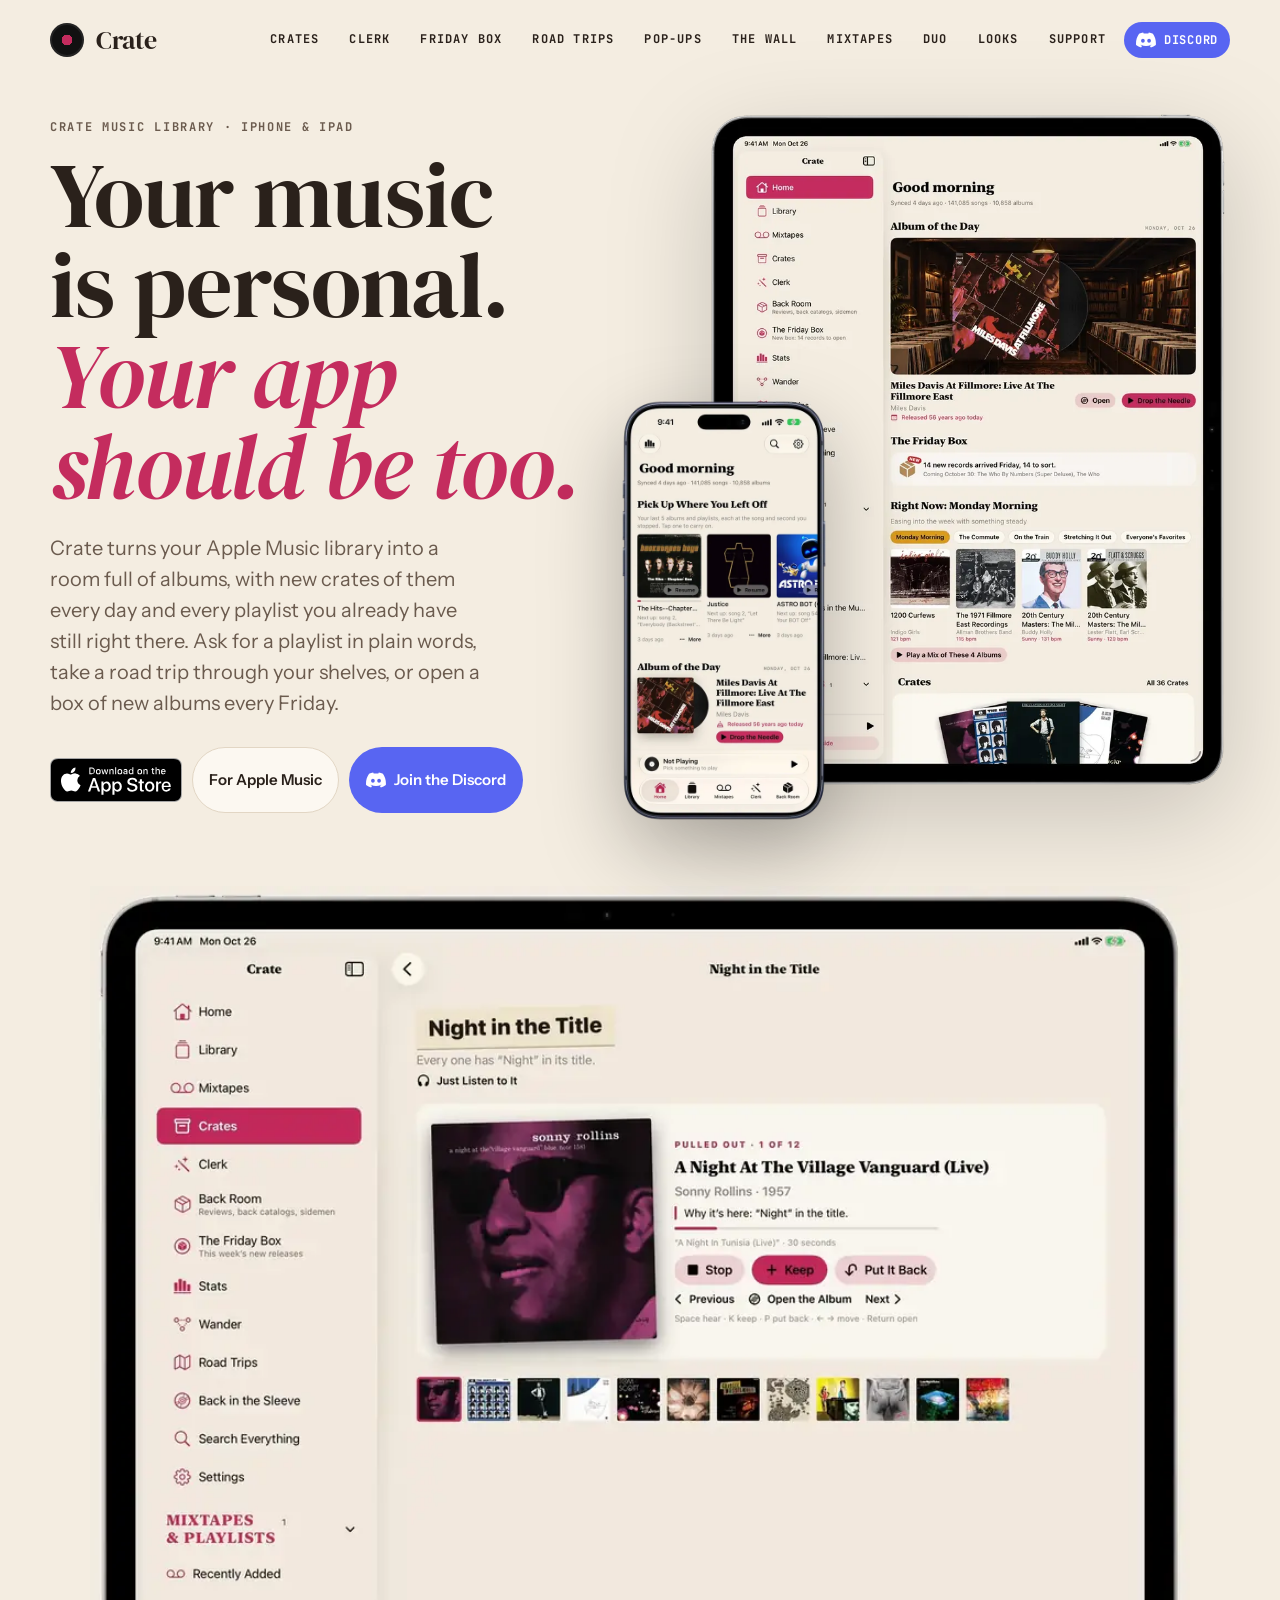
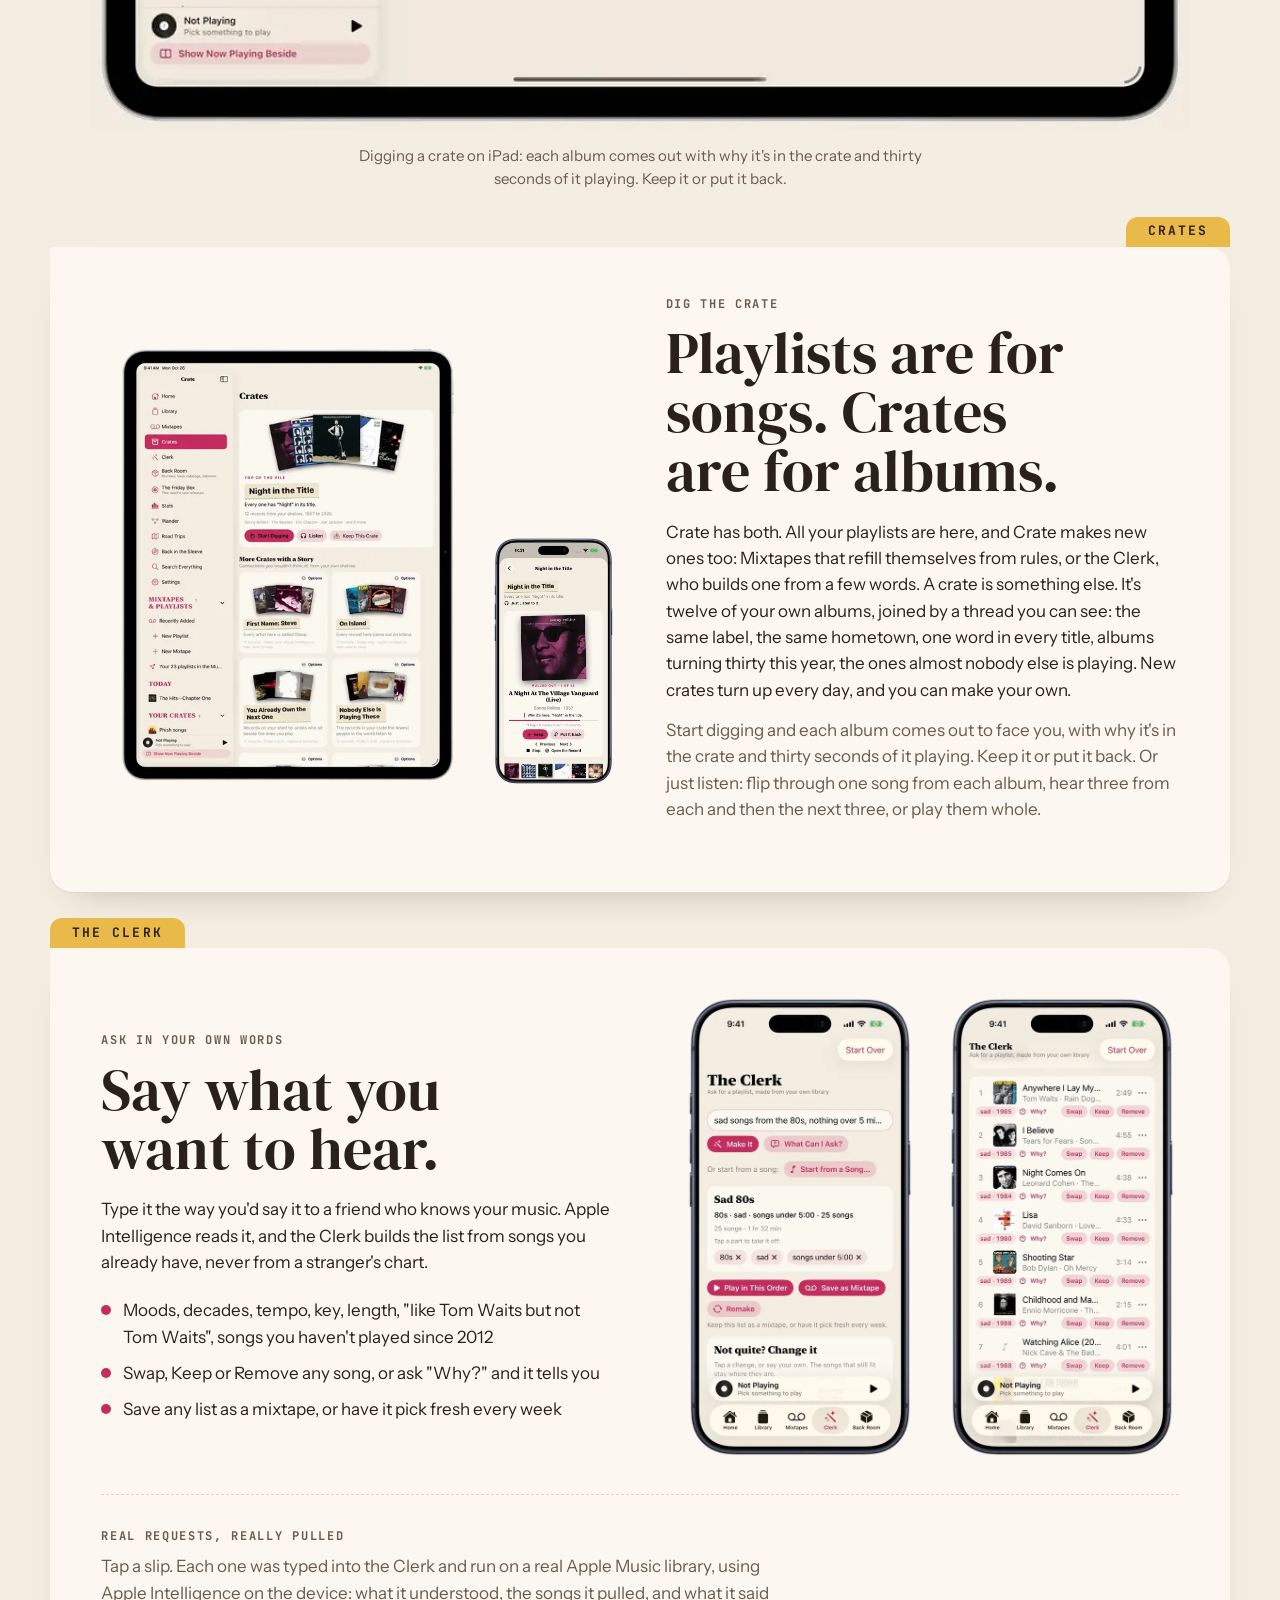
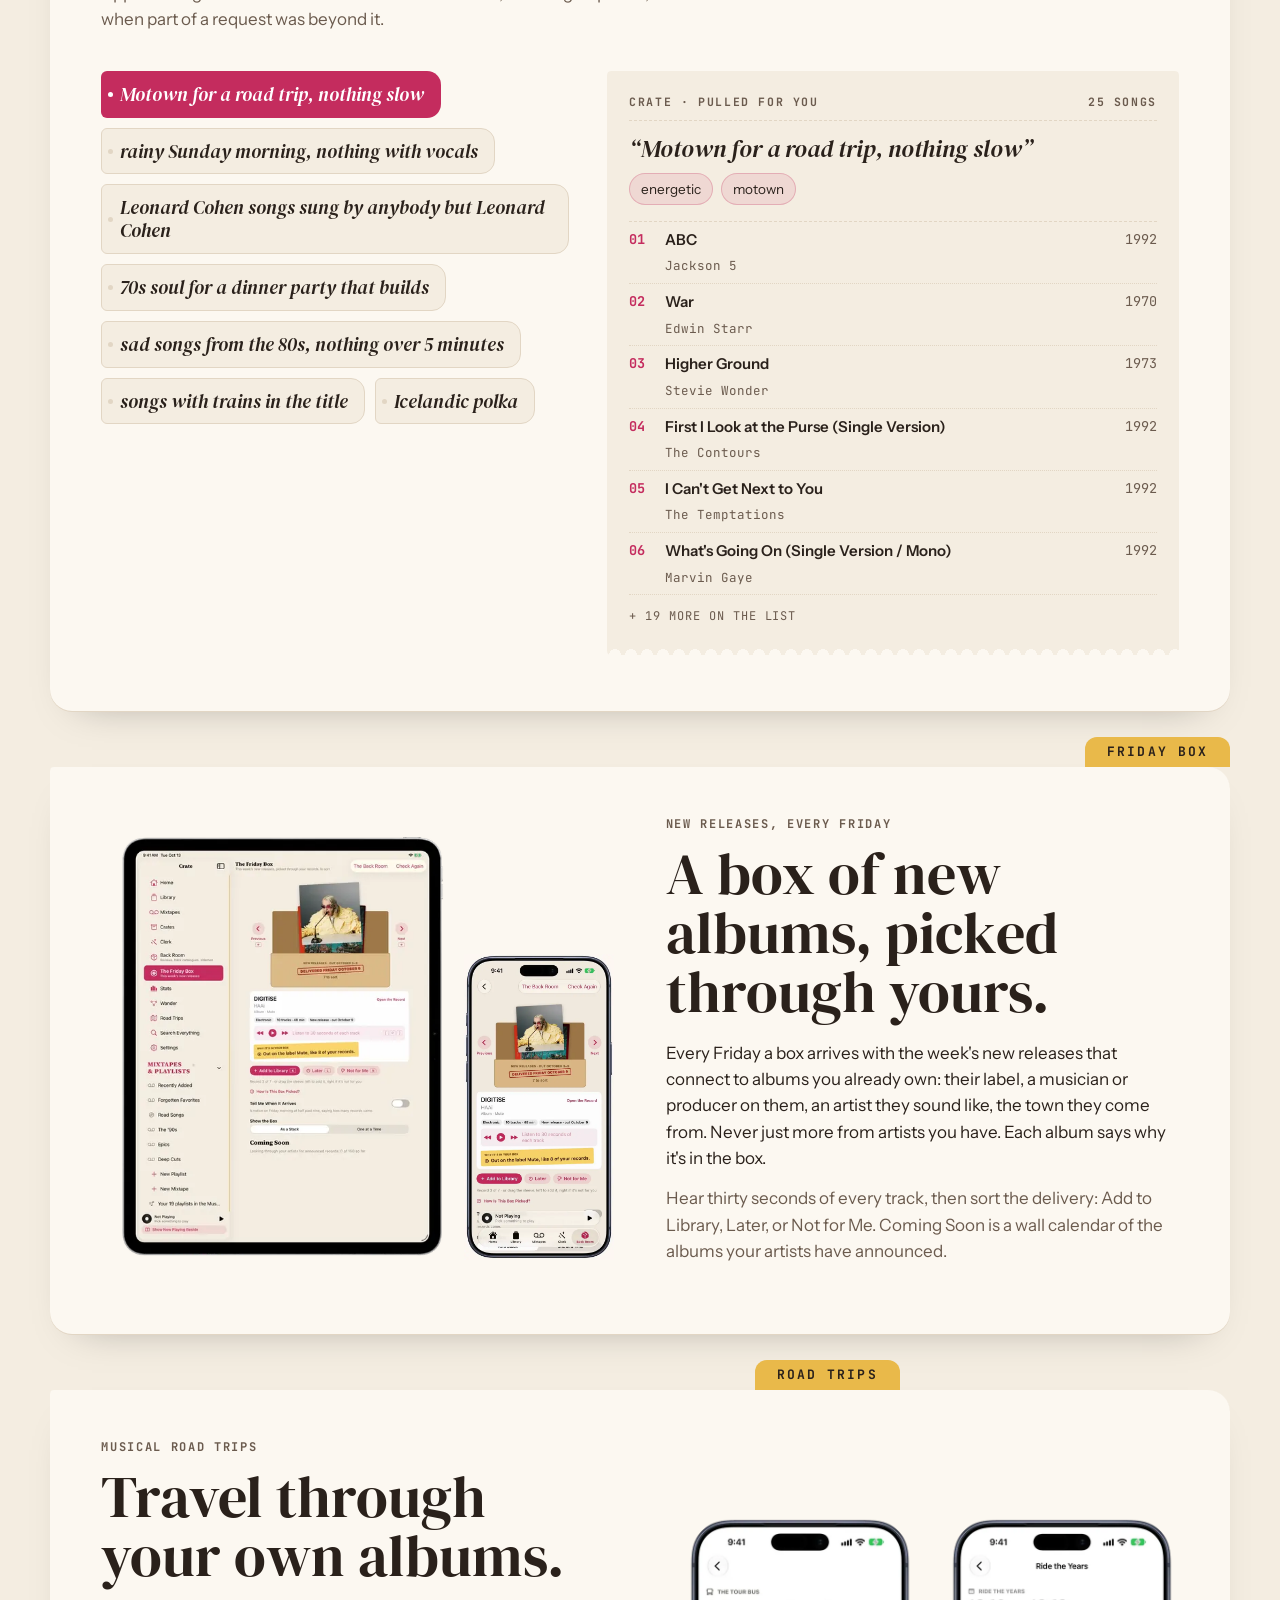
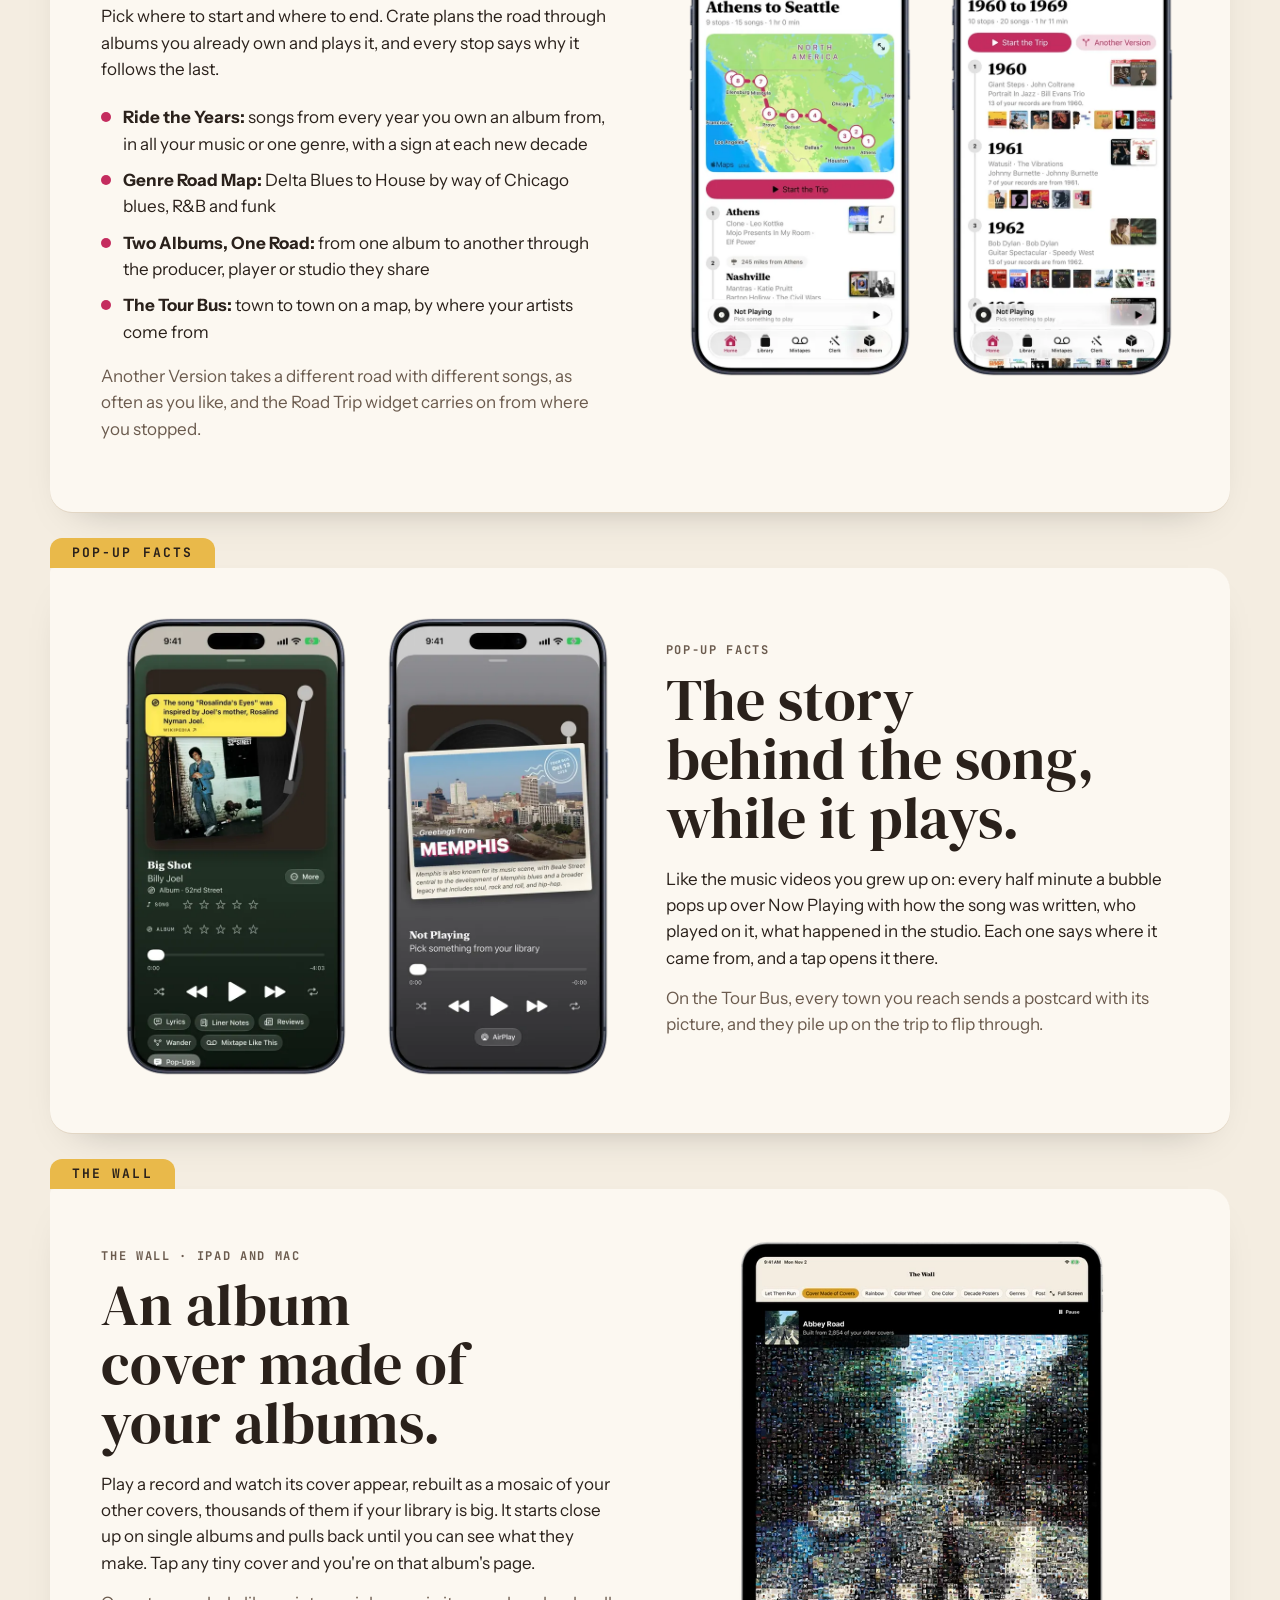
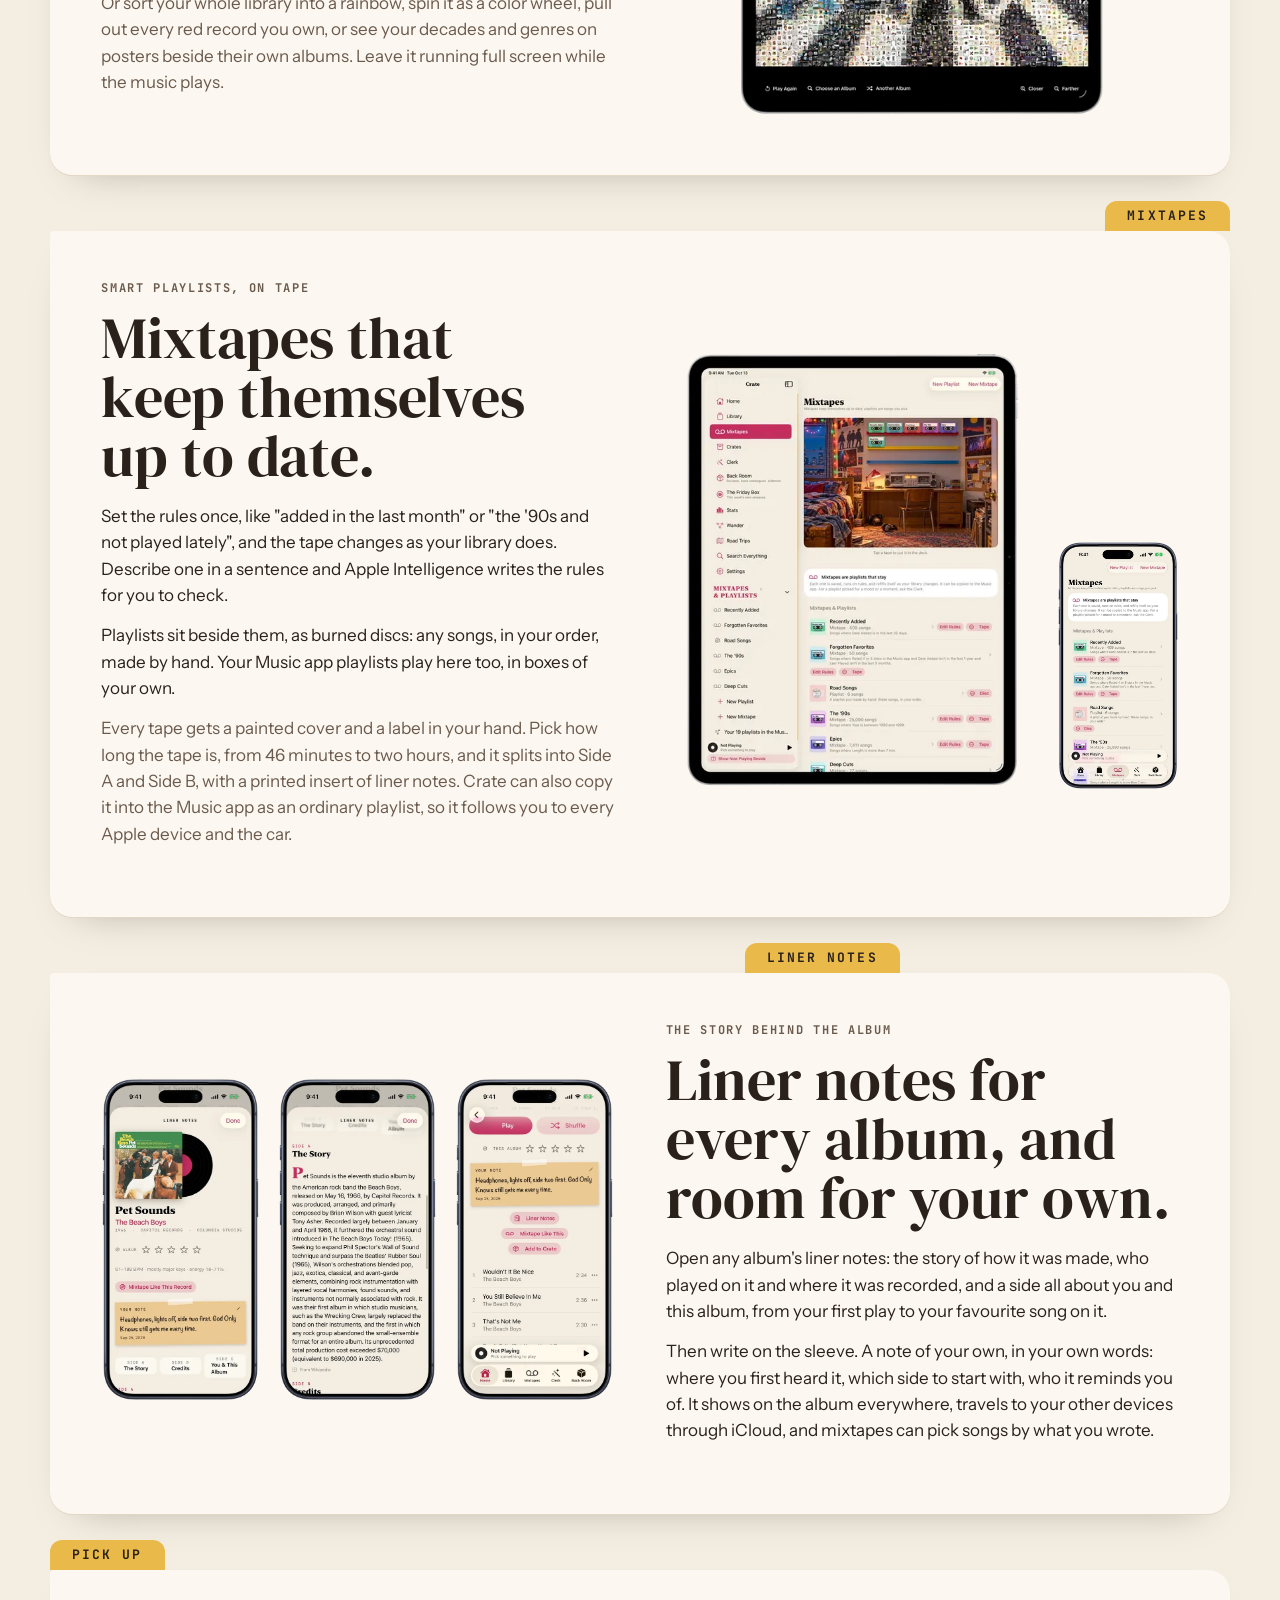
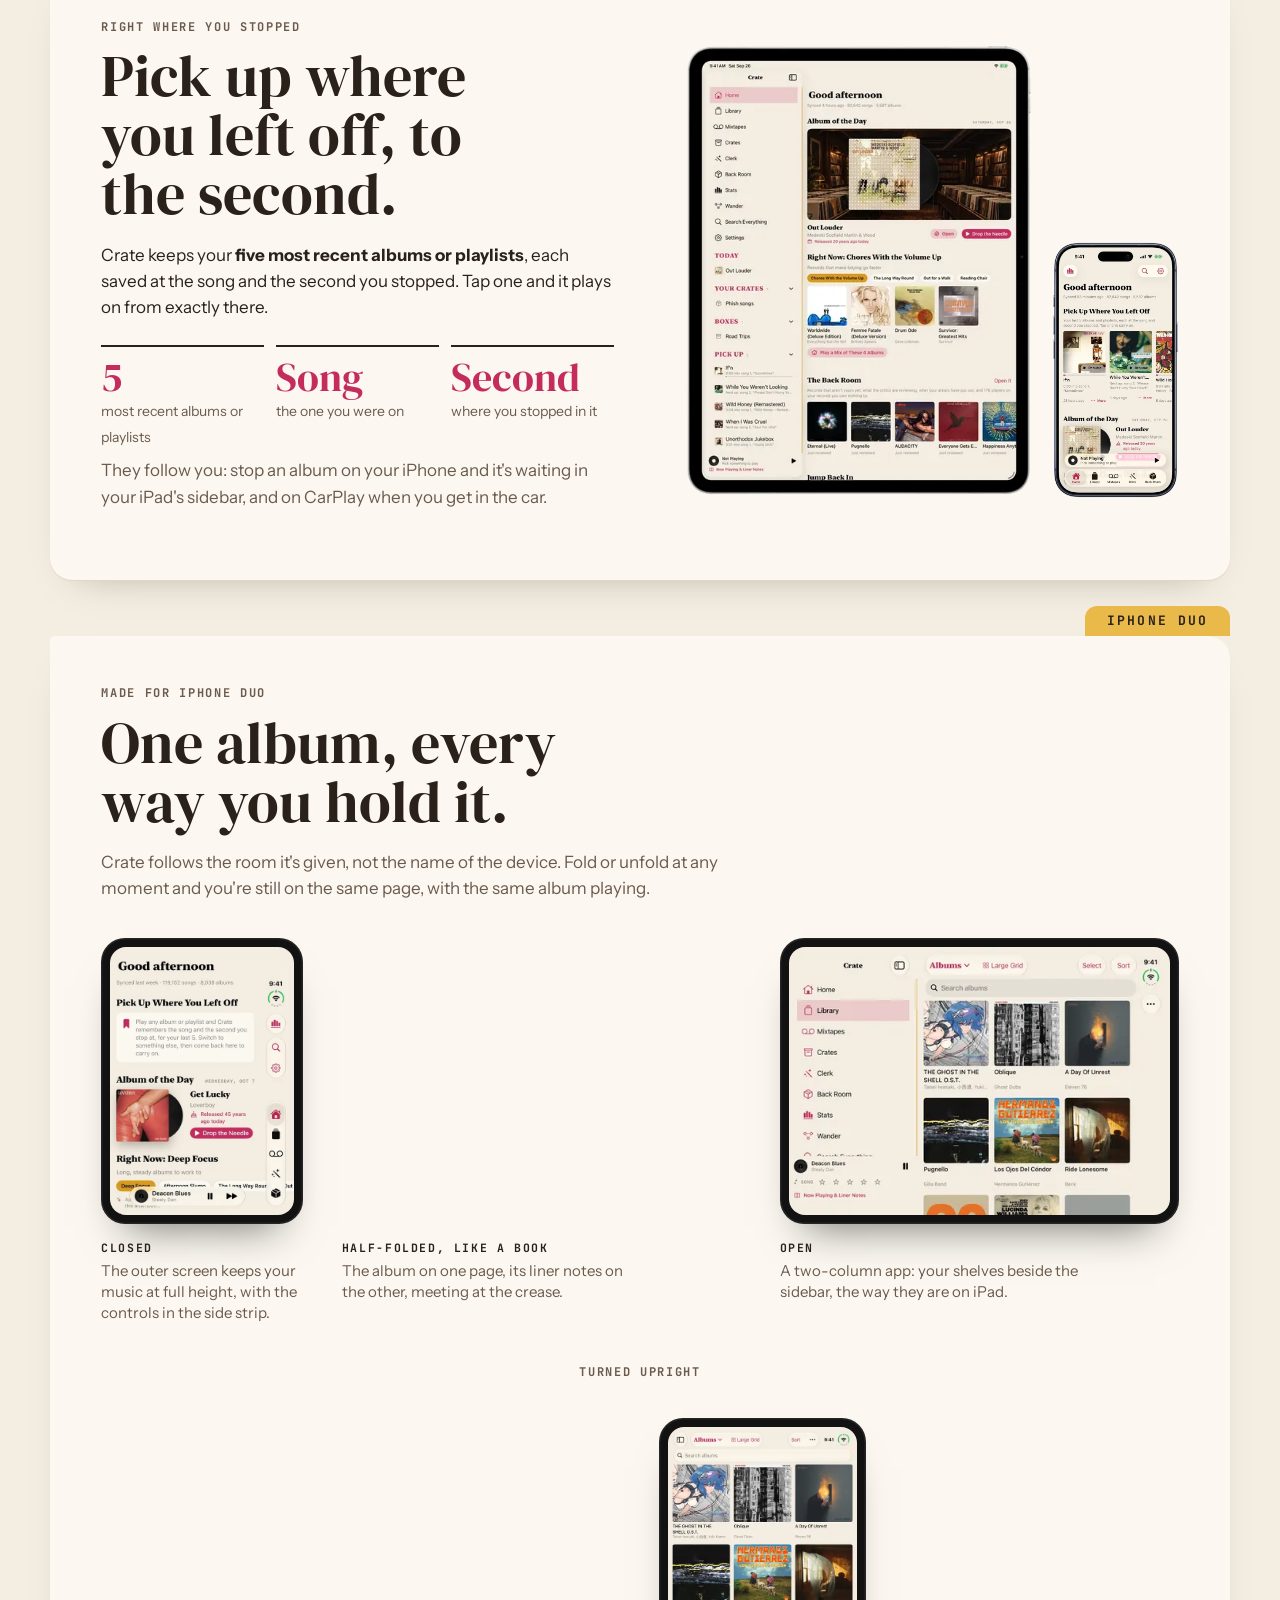
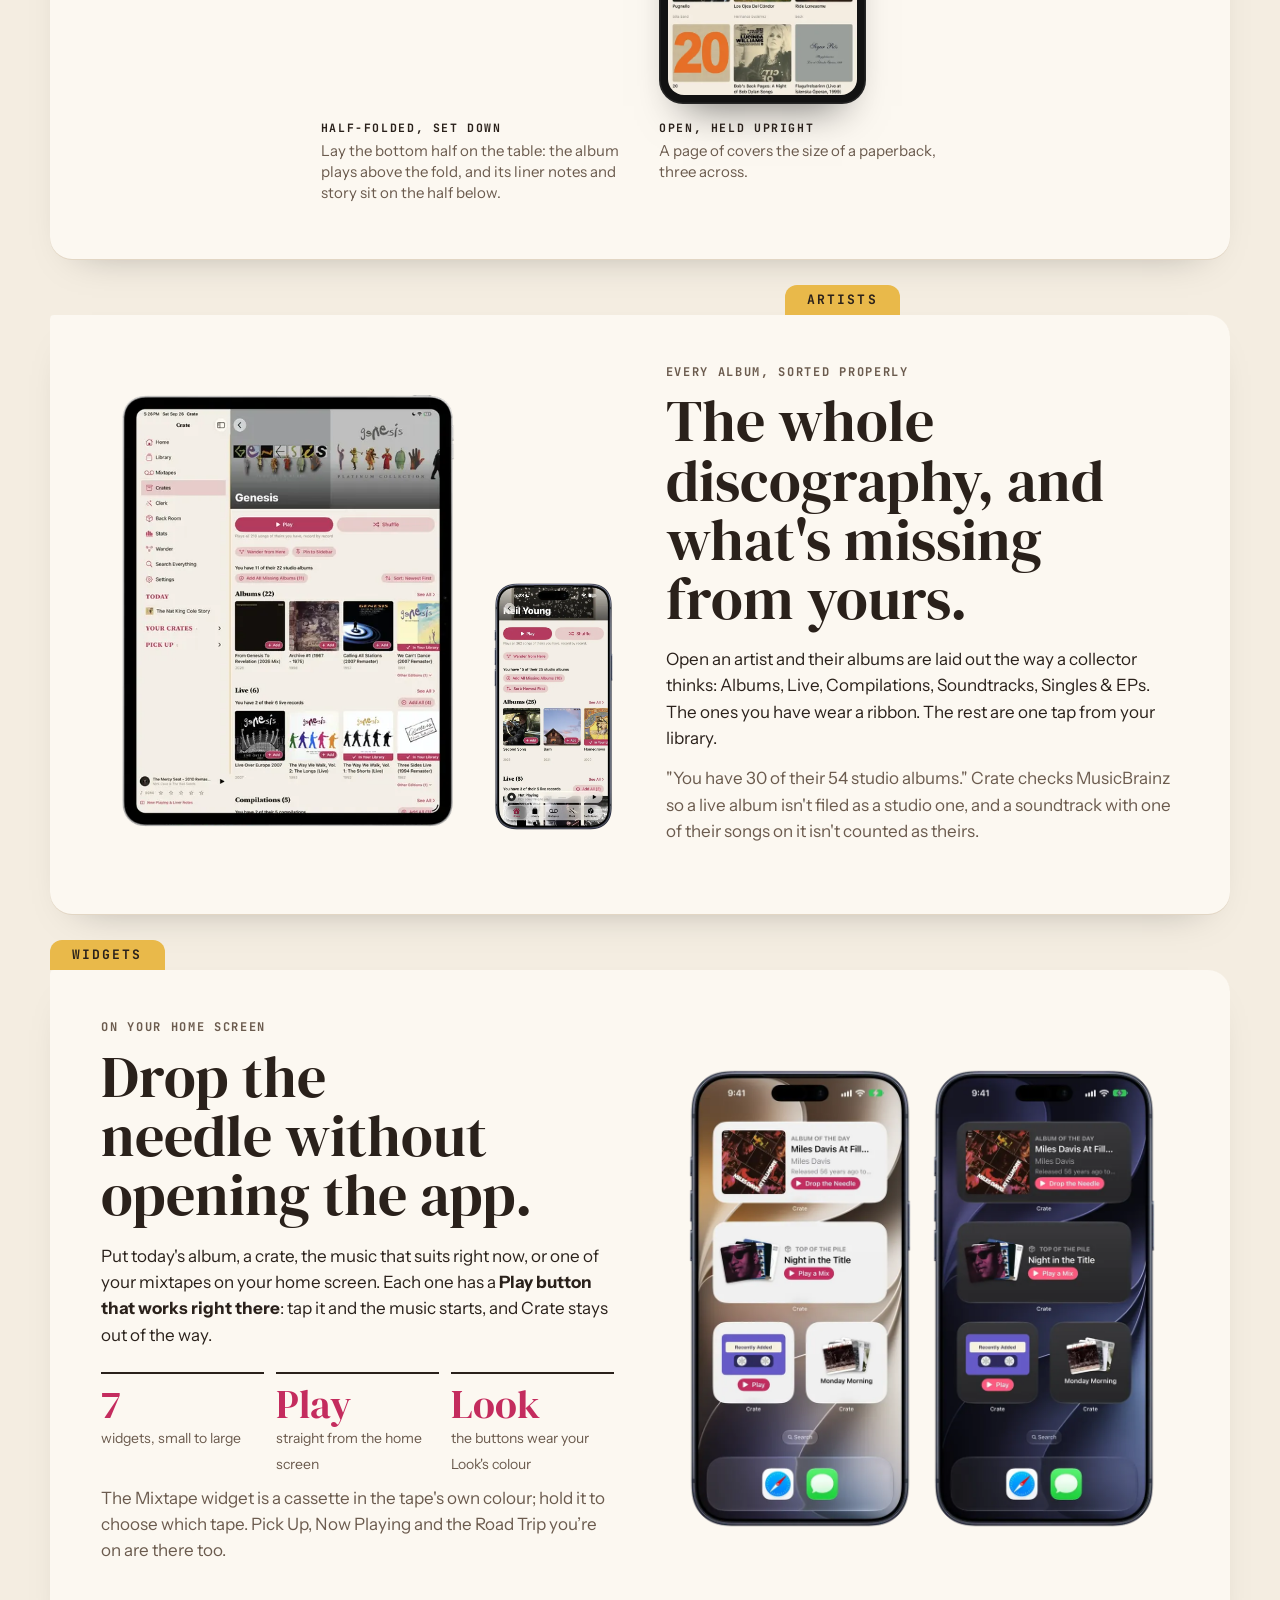
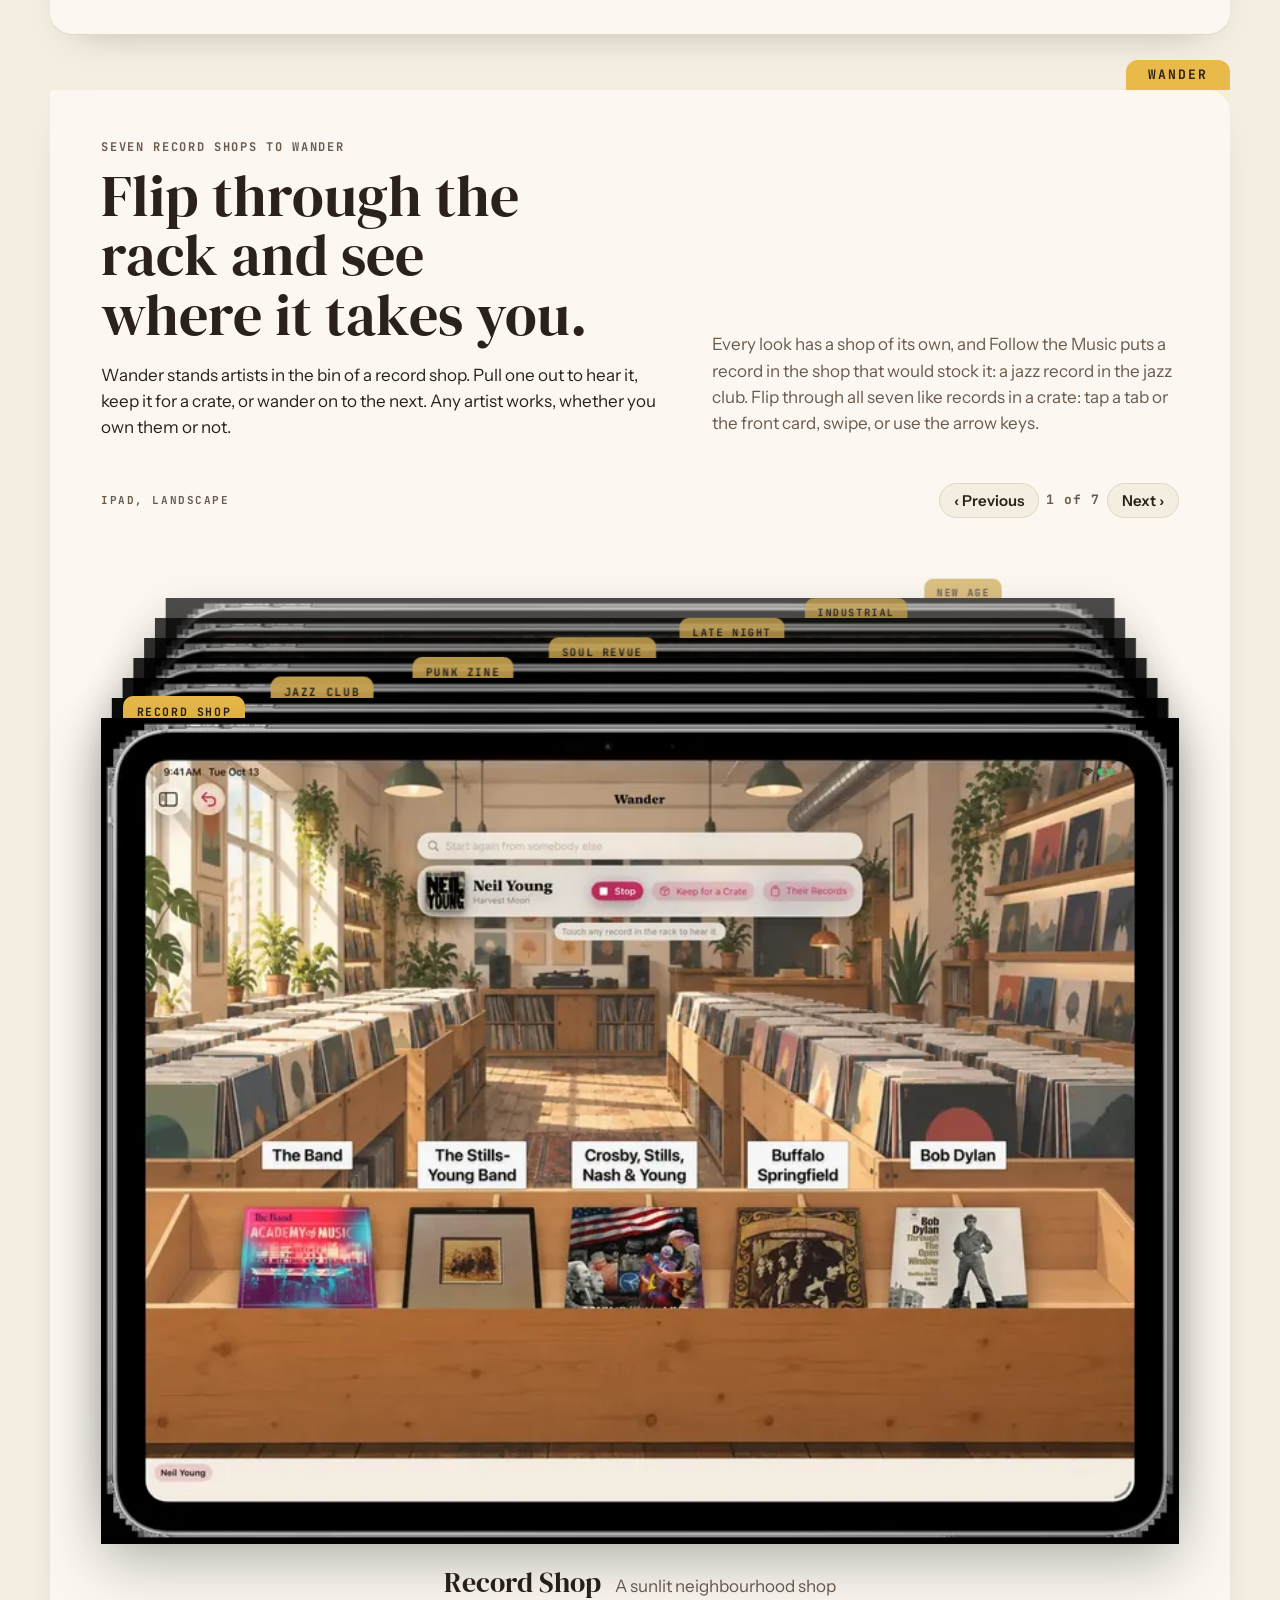
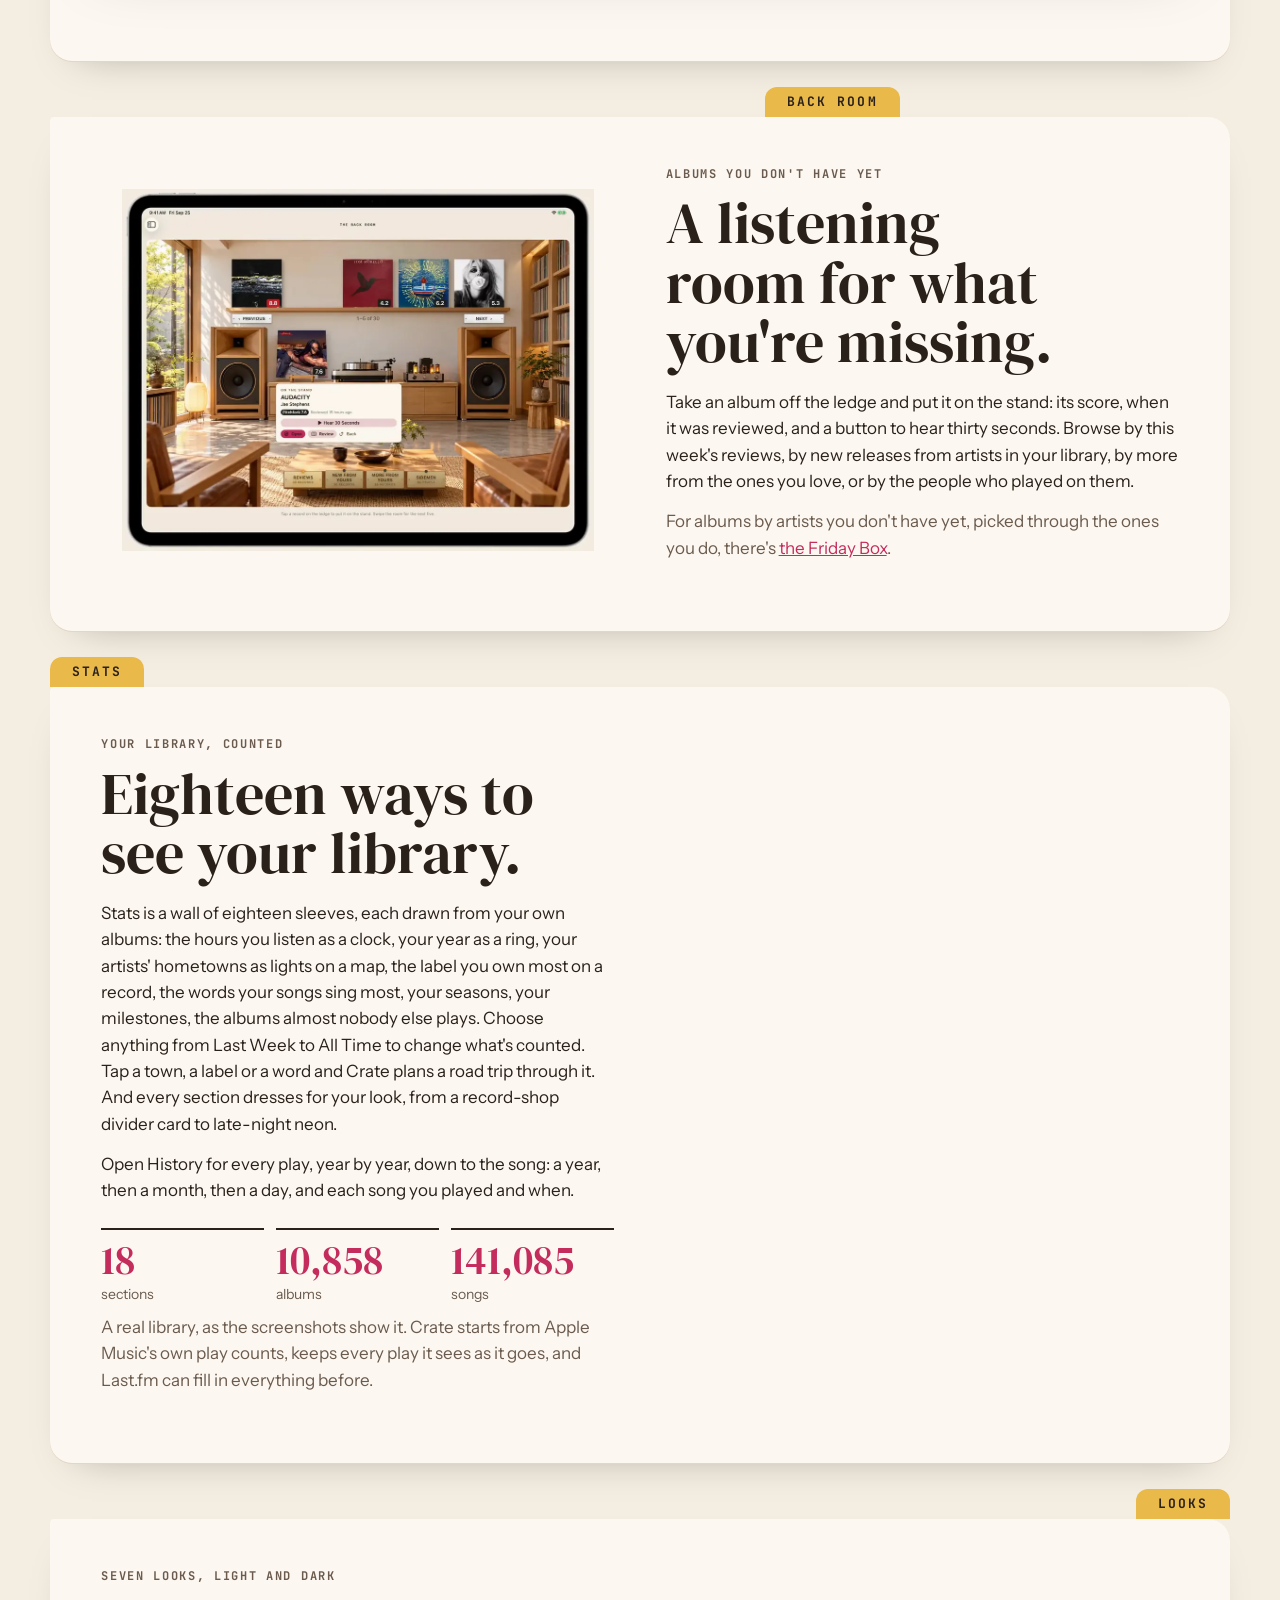
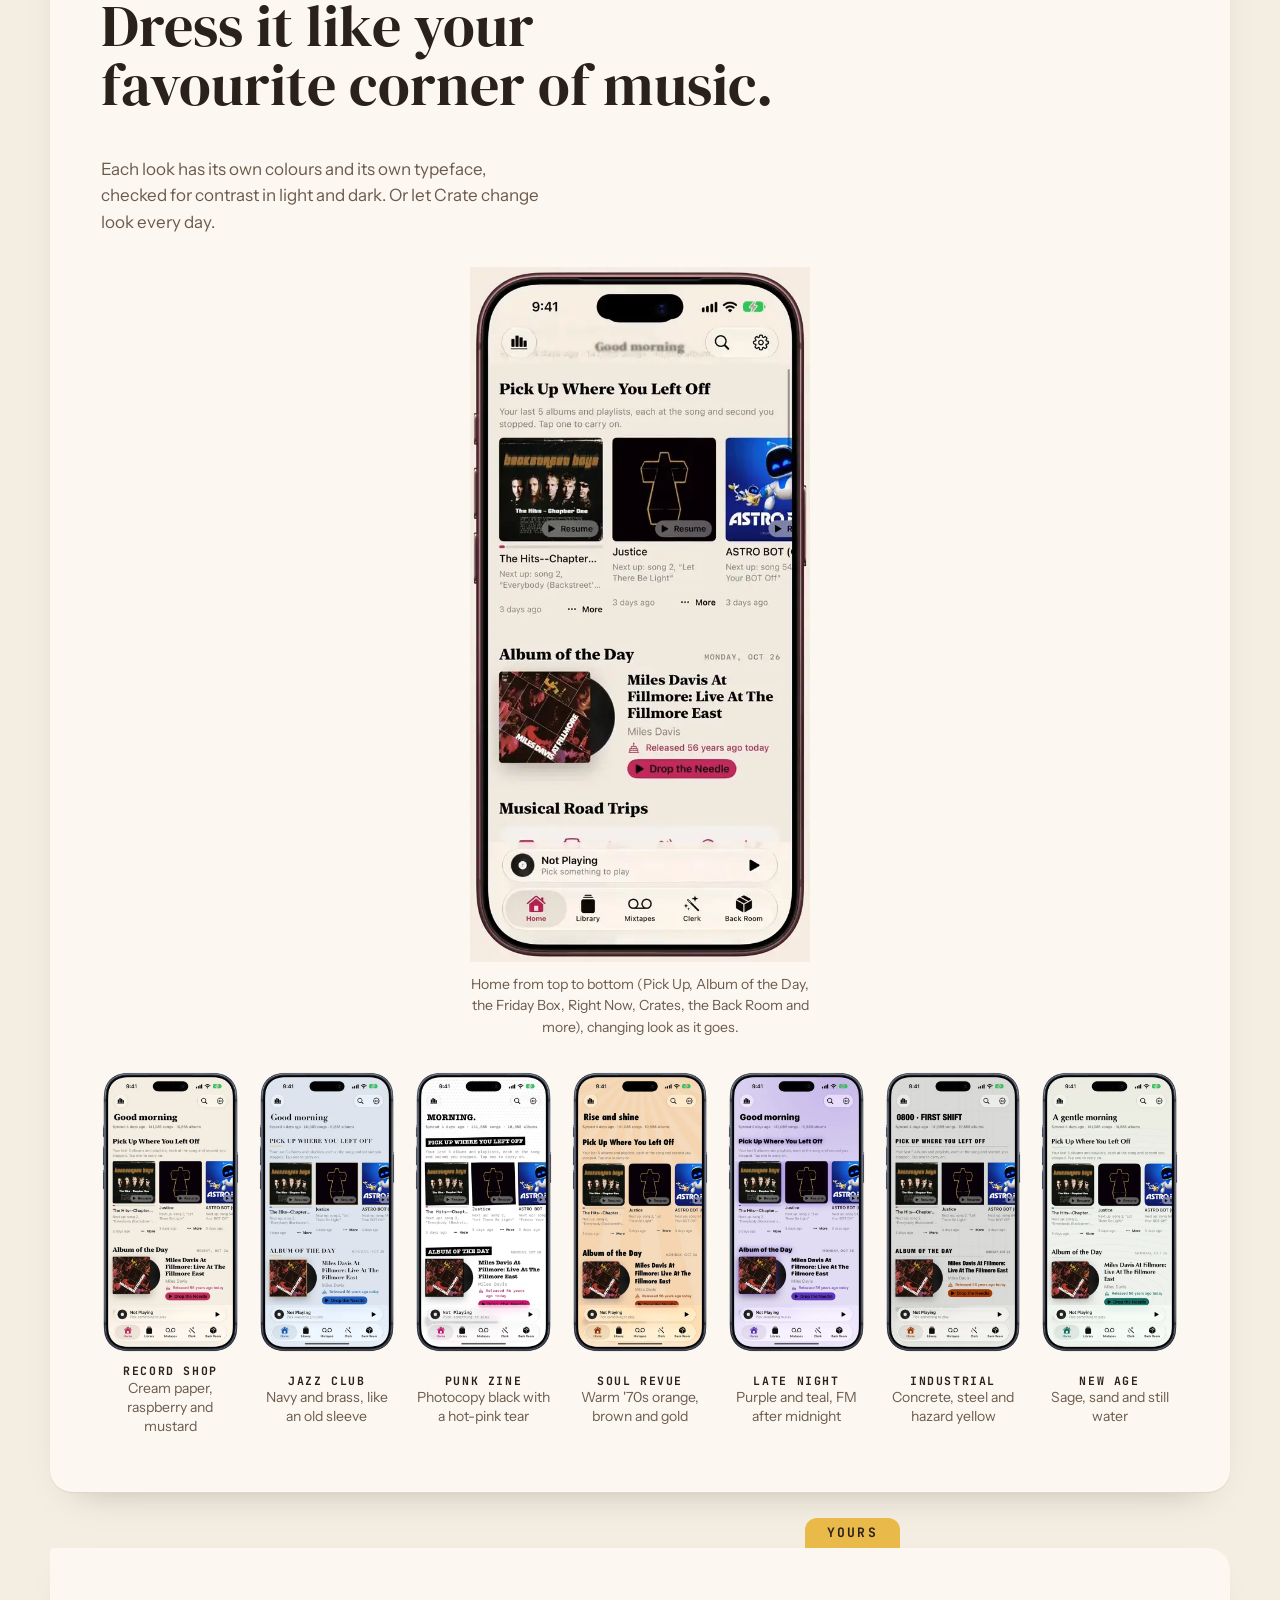
<file: index.html>
<!DOCTYPE html>
<html lang="en">
<head>
<meta charset="utf-8">
<meta name="viewport" content="width=device-width, initial-scale=1, viewport-fit=cover">
<meta name="description" content="Crate Music Library for iPhone and iPad: your Apple Music library as a room full of albums. Playlists are for songs, crates are for albums, and Crate has both: new crates every day beside every playlist you have.">
<meta name="theme-color" content="#F4EDE1" media="(prefers-color-scheme: light)">
<meta name="theme-color" content="#15110E" media="(prefers-color-scheme: dark)">
<meta property="og:title" content="Crate Music Library">
<meta property="og:description" content="Your music is personal. Your app should be too. iPhone and iPad.">
<meta property="og:type" content="website">
<meta property="og:image" content="https://cratemusicapp.com/og-image.png">
<meta property="og:image:width" content="1200">
<meta property="og:image:height" content="630">
<meta property="og:url" content="https://cratemusicapp.com/">
<meta name="twitter:card" content="summary_large_image">
<meta name="twitter:image" content="https://cratemusicapp.com/og-image.png">
<link rel="icon" href="favicon.svg" type="image/svg+xml">
<link rel="apple-touch-icon" href="apple-touch-icon.png">
<title>Crate Music Library</title>
<link rel="preconnect" href="https://fonts.googleapis.com">
<link rel="preconnect" href="https://fonts.gstatic.com" crossorigin>
<link rel="preload" as="style" href="https://fonts.googleapis.com/css2?family=DM+Serif+Display:ital@0;1&family=Instrument+Sans:wght@400;500;600;700&family=JetBrains+Mono:wght@500;700&display=swap" onload="this.onload=null;this.rel='stylesheet'">
<noscript><link rel="stylesheet" href="https://fonts.googleapis.com/css2?family=DM+Serif+Display:ital@0;1&family=Instrument+Sans:wght@400;500;600;700&family=JetBrains+Mono:wght@500;700&display=swap"></noscript>
<link rel="stylesheet" href="style.css?v=19">
<style>
/* App Store badge (store.js). Apple: 40px minimum height, clear space a quarter of its height,
   never recolored or altered. */
[hidden]{display:none!important}
.store-badge{display:inline-block;line-height:0;margin:11px 0}
.store-badge img{height:44px;width:auto}
</style>
</head>
<body>

<div class="wrap">
  <header class="top">
    <a class="brand" href="#top" aria-label="Crate Music Library">
      <span class="brand-mark" aria-hidden="true"></span><b>Crate</b>
    </a>
    <nav class="nav" aria-label="Sections">
      <a href="#crates">Crates</a><a href="#clerk">Clerk</a><a href="#fridaybox">Friday Box</a><a href="#roadtrips">Road Trips</a><a href="#popups">Pop-Ups</a><a href="#wall">The Wall</a><a href="#mixtapes">Mixtapes</a><a href="#duo">Duo</a><a href="#looks">Looks</a><a class="nav-beta" data-beta hidden href="#">Beta</a><a href="support.html">Support</a><a class="discord" data-discord href="support.html#community"><svg viewBox="0 0 24 24" aria-hidden="true" fill="currentColor"><path d="M20.3 4.4A19.8 19.8 0 0 0 15.4 3l-.6 1.3a18.4 18.4 0 0 0-5.6 0L8.6 3a19.7 19.7 0 0 0-4.9 1.5C.6 9.1-.3 13.6.1 18.1a19.9 19.9 0 0 0 6 3l1.3-2.1a12.9 12.9 0 0 1-2-1l.5-.4a14.2 14.2 0 0 0 12.2 0l.5.4a12.9 12.9 0 0 1-2.1 1l1.3 2.1a19.8 19.8 0 0 0 6-3c.5-5.2-.8-9.7-3.5-13.7ZM8.3 15.3c-1.2 0-2.2-1.1-2.2-2.4s1-2.4 2.2-2.4 2.2 1.1 2.2 2.4-1 2.4-2.2 2.4Zm7.4 0c-1.2 0-2.2-1.1-2.2-2.4s1-2.4 2.2-2.4 2.2 1.1 2.2 2.4-1 2.4-2.2 2.4Z"/></svg>Discord</a>
    </nav>
  </header>

  <main style="display:contents">
<section class="hero" id="top">
    <div>
      <div class="label">Crate Music Library · iPhone &amp; iPad</div>
      <h1>Your music is personal. <em>Your app should be too.</em></h1>
      <p class="lede">Crate turns your Apple Music library into a room full of albums, with new crates of them every day and every playlist you already have still right there. Ask for a playlist in plain words, take a road trip through your shelves, or open a box of new albums every Friday.</p>
      <div class="pills">
        <a class="pill solid" data-beta hidden href="#" aria-label="Try the Crate beta, free on TestFlight"><svg class="tf-mark" viewBox="0 0 24 24" width="16" height="16" aria-hidden="true" focusable="false"><path fill="currentColor" d="M21.9 2.1 2.6 9.9l6.6 2.6z"/><path fill="currentColor" d="M22.6 2.8 9.9 13.1l4.9 8.6z"/><path fill="currentColor" opacity=".5" d="M9.9 13.9v4.6l2.6-3z"/></svg>Try the beta, free on TestFlight</a>
        <span class="pill" data-store-soon><span class="dot"></span>Coming soon to the App Store</span>
        <a class="store-badge" data-store-live hidden href="#" aria-label="Download Crate on the App Store"><picture><source srcset="img/app-store-badge-white.svg" media="(prefers-color-scheme: dark)"><img decoding="async" src="img/app-store-badge-black.svg" alt="Download on the App Store" width="132" height="44"></picture></a>
        <span class="pill">For Apple Music</span>
        <a class="pill discord" data-discord href="support.html#community"><svg viewBox="0 0 24 24" aria-hidden="true" fill="currentColor"><path d="M20.3 4.4A19.8 19.8 0 0 0 15.4 3l-.6 1.3a18.4 18.4 0 0 0-5.6 0L8.6 3a19.7 19.7 0 0 0-4.9 1.5C.6 9.1-.3 13.6.1 18.1a19.9 19.9 0 0 0 6 3l1.3-2.1a12.9 12.9 0 0 1-2-1l.5-.4a14.2 14.2 0 0 0 12.2 0l.5.4a12.9 12.9 0 0 1-2.1 1l1.3 2.1a19.8 19.8 0 0 0 6-3c.5-5.2-.8-9.7-3.5-13.7ZM8.3 15.3c-1.2 0-2.2-1.1-2.2-2.4s1-2.4 2.2-2.4 2.2 1.1 2.2 2.4-1 2.4-2.2 2.4Zm7.4 0c-1.2 0-2.2-1.1-2.2-2.4s1-2.4 2.2-2.4 2.2 1.1 2.2 2.4-1 2.4-2.2 2.4Z"/></svg>Join the Discord</a>
      </div>
    </div>
    <div class="hero-art">
      <picture><source srcset="img/small/ipad-home-dark-480.webp 480w, img/small/ipad-home-dark-800.webp 800w" sizes="(max-width: 500px) 79vw, (max-width: 1000px) 82vw, 524px" media="(prefers-color-scheme: dark)"><img decoding="async" fetchpriority="high" class="pad" src="img/small/ipad-home-800.webp" srcset="img/small/ipad-home-480.webp 480w, img/small/ipad-home-800.webp 800w" sizes="(max-width: 500px) 79vw, (max-width: 1000px) 82vw, 524px" width="1100" height="1435" alt="Crate on iPad: Home with Album of the Day and The Friday Box, beside the sidebar of every room and your mixtapes and playlists"></picture>
      <picture><source srcset="img/small/iphone-home-dark-480.webp 480w" sizes="(max-width: 500px) 40vw, (max-width: 1000px) 32vw, 207px" media="(prefers-color-scheme: dark)"><img decoding="async" class="phone" src="img/small/iphone-home-480.webp" srcset="img/small/iphone-home-480.webp 480w" sizes="(max-width: 500px) 40vw, (max-width: 1000px) 32vw, 207px" width="560" height="1143" alt="Crate on iPhone: Good morning, with albums to pick up where you left off and today's Album of the Day"></picture>
    </div>
  </section>
  <figure class="reel">
    <video id="reel" data-themed="crate-dig" autoplay muted loop playsinline preload="none" width="1400" height="1074"
           poster="img/crate-dig-poster.webp" aria-label="Crates on iPad: today's crates, then digging through one, each album coming out with why it's there, one kept and the next put back">
      <!-- film set by site.js as it comes on screen -->
    </video>
    <figcaption>Digging a crate on iPad: each album comes out with why it's in the crate and thirty seconds of it playing. Keep it or put it back.</figcaption>
  </figure>


  <section class="divider far" id="crates" data-tab="Crates">
    <div class="row flip">
      <div class="copy">
        <div class="label">Dig the crate</div>
        <h2>Playlists are for songs. Crates are for albums.</h2>
        <p>Crate has both. All your playlists are here, and Crate makes new ones too: Mixtapes that refill themselves from rules, or the Clerk, who builds one from a few words. A crate is something else. It's twelve of your own albums, joined by a thread you can see: the same label, the same hometown, one word in every title, albums turning thirty this year, the ones almost nobody else is playing. New crates turn up every day, and you can make your own.</p>
        <p class="soft">Start digging and each album comes out to face you, with why it's in the crate and thirty seconds of it playing. Keep it or put it back. Or just listen: flip through one song from each album, hear three from each and then the next three, or play them whole.</p>
      </div>
      <div class="devices">
        <picture><source srcset="img/small/ipad-crates-dark-480.webp 480w, img/small/ipad-crates-dark-800.webp 800w" sizes="(max-width: 500px) 52vw, (max-width: 1000px) 59vw, 332px" media="(prefers-color-scheme: dark)"><img decoding="async" class="pad" src="img/small/ipad-crates-800.webp" srcset="img/small/ipad-crates-480.webp 480w, img/small/ipad-crates-800.webp 800w" sizes="(max-width: 500px) 52vw, (max-width: 1000px) 59vw, 332px" width="1100" height="1435" loading="lazy" alt="Crates on iPad: Night in the Title at the top of the pile, every album with Night in its title fanned under a hand-lettered divider card, with more crates below"></picture>
        <picture><source srcset="img/small/iphone-cratedig-dark-480.webp 480w" sizes="(max-width: 500px) 19vw, (max-width: 1000px) 21vw, 120px" media="(prefers-color-scheme: dark)"><img decoding="async" class="phone" src="img/small/iphone-cratedig-480.webp" srcset="img/small/iphone-cratedig-480.webp 480w" sizes="(max-width: 500px) 19vw, (max-width: 1000px) 21vw, 120px" width="560" height="1143" loading="lazy" alt="Digging through a crate on iPhone: Sonny Rollins' A Night at the Village Vanguard pulled out, with why it's in the crate, thirty seconds playing, and Keep or Put It Back"></picture>
      </div>
    </div>
  </section>

  <section class="divider" id="clerk" data-tab="The Clerk">
    <div class="row">
      <div class="copy">
        <div class="label">Ask in your own words</div>
        <h2>Say what you want to hear.</h2>
        <p>Type it the way you'd say it to a friend who knows your music. Apple Intelligence reads it, and the Clerk builds the list from songs you already have, never from a stranger's chart.</p>
        <ul class="facts">
          <li>Moods, decades, tempo, key, length, "like Tom Waits but not Tom Waits", songs you haven't played since 2012</li>
          <li>Swap, Keep or Remove any song, or ask "Why?" and it tells you</li>
          <li>Save any list as a mixtape, or have it pick fresh every week</li>
        </ul>
      </div>
      <div class="devices two-phones">
        <picture><source srcset="img/small/iphone-clerk-dark-480.webp 480w" sizes="(max-width: 500px) 35vw, (max-width: 1000px) 38vw, 222px" media="(prefers-color-scheme: dark)"><img decoding="async" loading="lazy" class="phone" src="img/small/iphone-clerk-480.webp" srcset="img/small/iphone-clerk-480.webp 480w" sizes="(max-width: 500px) 35vw, (max-width: 1000px) 38vw, 222px" width="560" height="1145" alt="The Clerk on iPhone reading a request into the parts 80s, sad and songs under five minutes"></picture>
        <picture><source srcset="img/small/iphone-clerk-list-dark-480.webp 480w" sizes="(max-width: 500px) 35vw, (max-width: 1000px) 38vw, 222px" media="(prefers-color-scheme: dark)"><img decoding="async" loading="lazy" class="phone" src="img/small/iphone-clerk-list-480.webp" srcset="img/small/iphone-clerk-list-480.webp 480w" sizes="(max-width: 500px) 35vw, (max-width: 1000px) 38vw, 222px" width="560" height="1145" alt="The Clerk's list on iPhone, each song with its mood and year, and Why, Swap, Keep and Remove"></picture>
      </div>
    </div>
      <div class="counter">
      <div class="counter-head">
        <div class="label">Real requests, really pulled</div>
        <p>Tap a slip. Each one was typed into the Clerk and run on a real Apple Music library, using Apple Intelligence on the device: what it understood, the songs it pulled, and what it said when part of a request was beyond it.</p>
      </div>
      <div class="slips" role="tablist" aria-label="Requests"><button class="slip" type="button" role="tab" data-i="0" aria-selected="true">Motown for a road trip, nothing slow</button><button class="slip" type="button" role="tab" data-i="1" aria-selected="false">rainy Sunday morning, nothing with vocals</button><button class="slip" type="button" role="tab" data-i="2" aria-selected="false">Leonard Cohen songs sung by anybody but Leonard Cohen</button><button class="slip" type="button" role="tab" data-i="3" aria-selected="false">70s soul for a dinner party that builds</button><button class="slip" type="button" role="tab" data-i="4" aria-selected="false">sad songs from the 80s, nothing over 5 minutes</button><button class="slip" type="button" role="tab" data-i="5" aria-selected="false">songs with trains in the title</button><button class="slip" type="button" role="tab" data-i="6" aria-selected="false">Icelandic polka</button></div>
      <div class="receipts"><div class="receipt" role="tabpanel" data-i="0"><div class="r-top"><span>Crate &middot; pulled for you</span><span>25 songs</span></div><p class="r-ask">&ldquo;Motown for a road trip, nothing slow&rdquo;</p><div class="chips"><span class="chip">energetic</span><span class="chip">motown</span></div><ol><li><b>ABC</b><em>1992</em><i>Jackson 5</i></li><li><b>War</b><em>1970</em><i>Edwin Starr</i></li><li><b>Higher Ground</b><em>1973</em><i>Stevie Wonder</i></li><li><b>First I Look at the Purse (Single Version)</b><em>1992</em><i>The Contours</i></li><li><b>I Can&#x27;t Get Next to You</b><em>1992</em><i>The Temptations</i></li><li><b>What&#x27;s Going On (Single Version / Mono)</b><em>1992</em><i>Marvin Gaye</i></li></ol><p class="r-more">+ 19 more on the list</p></div><div class="receipt" role="tabpanel" data-i="1" hidden><div class="r-top"><span>Crate &middot; pulled for you</span><span>25 songs</span></div><p class="r-ask">&ldquo;rainy Sunday morning, nothing with vocals&rdquo;</p><div class="chips"><span class="chip">calm</span><span class="chip">instrumental</span></div><ol><li><b>Quicksilver Glide Divine</b><em>1992</em><i>Spectrum</i></li><li><b>Sweet Lullaby (Ambient Mix)</b><em>1992</em><i>Deep Forest</i></li><li><b>Kneeling Down</b><em>2004</em><i>Tord Gustavsen Trio</i></li><li><b>Let&#x27;s Get It On (2008 Re-edit)</b><em>2008</em><i>Roni Size &amp; Reprazent</i></li><li><b>A Job Well Done</b><em>1991</em><i>Jim Chappell</i></li><li><b>Behind the Waterfall</b><em>1985</em><i>David Lanz &amp; Paul Speer</i></li></ol><p class="r-more">+ 19 more on the list</p></div><div class="receipt" role="tabpanel" data-i="2" hidden><div class="r-top"><span>Crate &middot; pulled for you</span><span>15 songs</span></div><p class="r-ask">&ldquo;Leonard Cohen songs sung by anybody but Leonard Cohen&rdquo;</p><div class="chips"><span class="chip">covers of Leonard Cohen songs</span></div><ol><li><b>Famous Blue Raincoat</b><em>1987</em><i>Jennifer Warnes</i></li><li><b>The Stranger Song</b><em>1995</em><i>Emmylou Harris</i></li><li><b>Coming Back to You</b><em>1987</em><i>Jennifer Warnes</i></li><li><b>The Future</b><em>2012</em><i>Eleni Mandell</i></li><li><b>Diamonds in the Mine</b><em>2025</em><i>Cass McCombs</i></li><li><b>If It Be Your Will (Reprise)</b><em>1987</em><i>Jennifer Warnes</i></li></ol><p class="r-more">+ 9 more on the list</p><p class="r-note">MusicBrainz says who wrote each of these, so songs they only sang (traditional ones, or other people’s) are left out.</p></div><div class="receipt" role="tabpanel" data-i="3" hidden><div class="r-top"><span>Crate &middot; pulled for you</span><span>25 songs</span></div><p class="r-ask">&ldquo;70s soul for a dinner party that builds&rdquo;</p><div class="chips"><span class="chip">70s</span><span class="chip">chill</span><span class="chip">soul</span><span class="chip">builds up</span></div><ol><li><b>Creation (Epilogue)</b><em>1972</em><i>The Jimmy Castor Bunch</i></li><li><b>Never Dreamed You&#x27;d Leave In Summer</b><em>1971</em><i>Stevie Wonder</i></li><li><b>Open Our Eyes</b><em>1974</em><i>Earth, Wind &amp; Fire</i></li><li><b>Easy Goin&#x27; Evening (My Mama&#x27;s Call)</b><em>1976</em><i>Stevie Wonder</i></li><li><b>The Look of Love</b><em>1971</em><i>Isaac Hayes</i></li><li><b>Let&#x27;s Burn Down the Cornfield</b><em>1974</em><i>Etta James</i></li></ol><p class="r-more">+ 19 more on the list</p></div><div class="receipt" role="tabpanel" data-i="4" hidden><div class="r-top"><span>Crate &middot; pulled for you</span><span>25 songs</span></div><p class="r-ask">&ldquo;sad songs from the 80s, nothing over 5 minutes&rdquo;</p><div class="chips"><span class="chip">80s</span><span class="chip">sad</span><span class="chip">songs under 5:00</span></div><ol><li><b>The Courtyard</b><em>1988</em><i>Nightnoise</i></li><li><b>In The Death Cell (Love Theme Reprise)</b><em>1980</em><i>Queen</i></li><li><b>Man In the Long Black Coat</b><em>1989</em><i>Bob Dylan</i></li><li><b>Un sacco bello (tema di Marisol 7) [Colonna sonora del film &quot;Un sacco bello&quot;]</b><em>1980</em><i>Ennio Morricone</i></li><li><b>Tango Till They&#x27;re Sore (2023 Remaster)</b><em>1985</em><i>Tom Waits</i></li><li><b>Slip Slidin&#x27; Away (Live)</b><em>1982</em><i>Simon &amp; Garfunkel</i></li></ol><p class="r-more">+ 19 more on the list</p></div><div class="receipt" role="tabpanel" data-i="5" hidden><div class="r-top"><span>Crate &middot; pulled for you</span><span>25 songs</span></div><p class="r-ask">&ldquo;songs with trains in the title&rdquo;</p><div class="chips"><span class="chip">titles with train or railroad</span></div><ol><li><b>Slow Train (Soundcheck)</b><em>2017</em><i>Bob Dylan</i></li><li><b>Fast Train</b><em>2002</em><i>Solomon Burke</i></li><li><b>Riding On a Railroad (Live)</b><em>1993</em><i>James Taylor</i></li><li><b>My Baby Thinks He&#x27;s A Train</b><em>1962</em><i>Rosanne Cash</i></li><li><b>Take the &quot;A&quot; Train</b><em>1993</em><i>Dave Grusin</i></li><li><b>Hear My Train A-Comin&#x27; (Live At Berkeley Community Theatre, Berkeley, CA)</b><em>2001</em><i>Jimi Hendrix</i></li></ol><p class="r-more">+ 19 more on the list</p><p class="r-note">Matched by words in the titles (train or railroad), not by what the songs are about: Crate can’t read lyrics.</p></div><div class="receipt" role="tabpanel" data-i="6" hidden><div class="r-top"><span>Crate &middot; pulled for you</span><span>25 songs</span></div><p class="r-ask">&ldquo;Icelandic polka&rdquo;</p><div class="chips"><span class="chip">from Iceland</span></div><ol><li><b>Lakehouse (2011 Iceland Release Version)</b><em>2011</em><i>Of Monsters and Men</i></li><li><b>Sé lest Pt. 1 (The Tape Variations)</b><em>2025</em><i>Sigur Rós</i></li><li><b>Fuglar</b><em>2002</em><i>K.U.K.L.</i></li><li><b>Animal Arithmetic</b><em>2010</em><i>Jónsi</i></li><li><b>Quicksand</b><em>2015</em><i>Björk</i></li><li><b>Bak Þitt Er Sem Rennibraut</b><em>2012</em><i>múm</i></li></ol><p class="r-more">+ 19 more on the list</p><p class="r-note">The Clerk didn’t know what to do with “polka”, so the list leaves it out and goes by the rest.</p></div></div>
    </div>
  </section>

  <section class="divider far" id="fridaybox" data-tab="Friday Box">
    <div class="row flip">
      <div class="copy">
        <div class="label">New releases, every Friday</div>
        <h2>A box of new albums, picked through yours.</h2>
        <p>Every Friday a box arrives with the week's new releases that connect to albums you already own: their label, a musician or producer on them, an artist they sound like, the town they come from. Never just more from artists you have. Each album says why it's in the box.</p>
        <p class="soft">Hear thirty seconds of every track, then sort the delivery: Add to Library, Later, or Not for Me. Coming Soon is a wall calendar of the albums your artists have announced.</p>
      </div>
      <div class="devices">
        <picture><source srcset="img/small/ipad-fridaybox-dark-480.webp 480w, img/small/ipad-fridaybox-dark-800.webp 800w" sizes="(max-width: 500px) 51vw, (max-width: 1000px) 56vw, 322px" media="(prefers-color-scheme: dark)"><img decoding="async" class="pad" src="img/small/ipad-fridaybox-800.webp" srcset="img/small/ipad-fridaybox-480.webp 480w, img/small/ipad-fridaybox-800.webp 800w" sizes="(max-width: 500px) 51vw, (max-width: 1000px) 56vw, 322px" width="1100" height="1435" loading="lazy" alt="The Friday Box on iPad: this week's new albums standing in an open box, the front one lifted out, with why it's in the box and a listening post"></picture>
        <video class="phone moving" data-themed="fridaybox-loop" autoplay muted loop playsinline preload="none" width="560" height="1142"
               poster="img/fridaybox-loop-poster.webp" aria-label="The Friday Box on iPhone, going through this week's seven albums one after another, each lifted out of the box with the reasons it was picked">
          <!-- film set by site.js as it comes on screen -->
        </video>
      </div>
    </div>
  </section>

  <section class="divider alt" id="roadtrips" data-tab="Road Trips">
    <div class="row">
      <div class="copy">
        <div class="label">Musical Road Trips</div>
        <h2>Travel through your own albums.</h2>
        <p>Pick where to start and where to end. Crate plans the road through albums you already own and plays it, and every stop says why it follows the last.</p>
        <ul class="facts">
          <li><span><strong>Ride the Years:</strong> songs from every year you own an album from, in all your music or one genre, with a sign at each new decade</span></li>
          <li><span><strong>Genre Road Map:</strong> Delta Blues to House by way of Chicago blues, R&amp;B and funk</span></li>
          <li><span><strong>Two Albums, One Road:</strong> from one album to another through the producer, player or studio they share</span></li>
          <li><span><strong>The Tour Bus:</strong> town to town on a map, by where your artists come from</span></li>
        </ul>
        <p class="soft">Another Version takes a different road with different songs, as often as you like, and the Road Trip widget carries on from where you stopped.</p>
      </div>
      <div class="devices two-phones">
        <picture><source srcset="img/small/iphone-roadtrip-tour-dark-480.webp 480w" sizes="(max-width: 500px) 35vw, (max-width: 1000px) 38vw, 222px" media="(prefers-color-scheme: dark)"><img decoding="async" class="phone" src="img/small/iphone-roadtrip-tour-480.webp" srcset="img/small/iphone-roadtrip-tour-480.webp 480w" sizes="(max-width: 500px) 35vw, (max-width: 1000px) 38vw, 222px" width="560" height="1143" loading="lazy" alt="The Tour Bus on iPhone: Athens to Seattle on a map, stopping in towns along the way, with the albums from each"></picture>
        <picture><source srcset="img/small/iphone-roadtrip-years-dark-480.webp 480w" sizes="(max-width: 500px) 35vw, (max-width: 1000px) 38vw, 222px" media="(prefers-color-scheme: dark)"><img decoding="async" class="phone" src="img/small/iphone-roadtrip-years-480.webp" srcset="img/small/iphone-roadtrip-years-480.webp 480w" sizes="(max-width: 500px) 35vw, (max-width: 1000px) 38vw, 222px" width="560" height="1143" loading="lazy" alt="Ride the Years on iPhone: 1960 to 1969, two songs a year, with how many of your albums are from each year and their covers"></picture>
      </div>
    </div>
  </section>

  <section class="divider" id="popups" data-tab="Pop-Up Facts">
    <div class="row flip">
      <div class="copy">
        <div class="label">Pop-Up Facts</div>
        <h2>The story behind the song, while it plays.</h2>
        <p>Like the music videos you grew up on: every half minute a bubble pops up over Now Playing with how the song was written, who played on it, what happened in the studio. Each one says where it came from, and a tap opens it there.</p>
        <p class="soft">On the Tour Bus, every town you reach sends a postcard with its picture, and they pile up on the trip to flip through.</p>
      </div>
      <div class="devices two-phones">
        <picture><source srcset="img/small/iphone-popup-dark-480.webp 480w" sizes="(max-width: 500px) 35vw, (max-width: 1000px) 38vw, 222px" media="(prefers-color-scheme: dark)"><img decoding="async" class="phone" src="img/small/iphone-popup-480.webp" srcset="img/small/iphone-popup-480.webp 480w" sizes="(max-width: 500px) 35vw, (max-width: 1000px) 38vw, 222px" width="560" height="1143" loading="lazy" alt="Now Playing on iPhone: Big Shot by Billy Joel, with a Pop-Up Fact over the album about the song Rosalinda's Eyes"></picture>
        <picture><source srcset="img/small/iphone-postcard-dark-480.webp 480w" sizes="(max-width: 500px) 35vw, (max-width: 1000px) 38vw, 222px" media="(prefers-color-scheme: dark)"><img decoding="async" class="phone" src="img/small/iphone-postcard-480.webp" srcset="img/small/iphone-postcard-480.webp 480w" sizes="(max-width: 500px) 35vw, (max-width: 1000px) 38vw, 222px" width="560" height="1143" loading="lazy" alt="A postcard from Memphis on the Tour Bus, over Now Playing"></picture>
      </div>
    </div>
  </section>

  <section class="divider" id="wall" data-tab="The Wall">
    <div class="row">
      <div class="copy">
        <div class="label">The Wall &middot; iPad and Mac</div>
        <h2>An album cover made of your albums.</h2>
        <p>Play a record and watch its cover appear, rebuilt as a mosaic of your other covers, thousands of them if your library is big. It starts close up on single albums and pulls back until you can see what they make. Tap any tiny cover and you're on that album's page.</p>
        <p class="soft">Or sort your whole library into a rainbow, spin it as a color wheel, pull out every red record you own, or see your decades and genres on posters beside their own albums. Leave it running full screen while the music plays.</p>
      </div>
      <div class="devices two-pads">
        <img decoding="async" class="pad" src="img/small/ipad-wall-cover-800.webp" srcset="img/small/ipad-wall-cover-480.webp 480w, img/small/ipad-wall-cover-800.webp 800w" sizes="(max-width: 500px) 52vw, (max-width: 1000px) 59vw, 332px" loading="lazy" alt="The Wall on iPad: the cover of Abbey Road rebuilt as a mosaic of thousands of other album covers, with the real cover beside it">
      </div>
    </div>
  </section>

  <section class="divider far" id="mixtapes" data-tab="Mixtapes">
    <div class="row">
      <div class="copy">
        <div class="label">Smart playlists, on tape</div>
        <h2>Mixtapes that keep themselves up to date.</h2>
        <p>Set the rules once, like "added in the last month" or "the '90s and not played lately", and the tape changes as your library does. Describe one in a sentence and Apple Intelligence writes the rules for you to check.</p>
        <p>Playlists sit beside them, as burned discs: any songs, in your order, made by hand. Your Music app playlists play here too, in boxes of your own.</p>
        <p class="soft">Every tape gets a painted cover and a label in your hand. Pick how long the tape is, from 46 minutes to two hours, and it splits into Side A and Side B, with a printed insert of liner notes. Crate can also copy it into the Music app as an ordinary playlist, so it follows you to every Apple device and the car.</p>
      </div>
      <div class="devices">
        <picture><source srcset="img/small/ipad-mixtapes-dark-480.webp 480w, img/small/ipad-mixtapes-dark-800.webp 800w" sizes="(max-width: 500px) 52vw, (max-width: 1000px) 59vw, 332px" media="(prefers-color-scheme: dark)"><img decoding="async" loading="lazy" class="pad" src="img/small/ipad-mixtapes-800.webp" srcset="img/small/ipad-mixtapes-480.webp 480w, img/small/ipad-mixtapes-800.webp 800w" sizes="(max-width: 500px) 52vw, (max-width: 1000px) 59vw, 332px" width="1100" height="1435" alt="The Mixtapes room on iPad: a painted bedroom with a tape deck and cassettes on the shelf, above your mixtapes and playlists"></picture>
        <picture><source srcset="img/small/iphone-mixtapes-dark-480.webp 480w" sizes="(max-width: 500px) 19vw, (max-width: 1000px) 21vw, 120px" media="(prefers-color-scheme: dark)"><img decoding="async" loading="lazy" class="phone" src="img/small/iphone-mixtapes-480.webp" srcset="img/small/iphone-mixtapes-480.webp 480w" sizes="(max-width: 500px) 19vw, (max-width: 1000px) 21vw, 120px" width="560" height="1143" alt="Mixtapes and playlists on iPhone: Recently Added and Forgotten Favorites on tape, Road Songs on a burned disc, and The '90s"></picture>
      </div>
    </div>
  </section>

  <section class="divider alt" id="liner" data-tab="Liner Notes">
    <div class="row flip">
      <div class="copy">
        <div class="label">The story behind the album</div>
        <h2>Liner notes for every album, and room for your own.</h2>
        <p>Open any album's liner notes: the story of how it was made, who played on it and where it was recorded, and a side all about you and this album, from your first play to your favourite song on it.</p>
        <p>Then write on the sleeve. A note of your own, in your own words: where you first heard it, which side to start with, who it reminds you of. It shows on the album everywhere, travels to your other devices through iCloud, and mixtapes can pick songs by what you wrote.</p>
      </div>
      <div class="devices three-phones">
        <img decoding="async" class="phone" src="img/small/iphone-liner-480.webp" srcset="img/small/iphone-liner-480.webp 480w" sizes="(max-width: 500px) 25vw, (max-width: 1000px) 27vw, 156px" width="560" height="1145" loading="lazy" alt="Liner notes for Pet Sounds on iPhone: the album, your handwritten note, and sides for the story, credits, and you and this album">
        <img decoding="async" class="phone" src="img/small/iphone-liner2-480.webp" srcset="img/small/iphone-liner2-480.webp 480w" sizes="(max-width: 500px) 25vw, (max-width: 1000px) 27vw, 156px" width="560" height="1145" loading="lazy" alt="Side A of the liner notes: the story of Pet Sounds, from Wikipedia">
        <img decoding="async" class="phone" src="img/small/iphone-note-480.webp" srcset="img/small/iphone-note-480.webp 480w" sizes="(max-width: 500px) 25vw, (max-width: 1000px) 27vw, 156px" width="560" height="1145" loading="lazy" alt="Pet Sounds on iPhone with a note written on the sleeve: Headphones, lights off, side two first">
      </div>
    </div>
  </section>

  <section class="divider" id="pickup" data-tab="Pick Up">
    <div class="row">
      <div class="copy">
        <div class="label">Right where you stopped</div>
        <h2>Pick up where you left off, to the second.</h2>
        <p>Crate keeps your <strong>five most recent albums or playlists</strong>, each saved at the song and the second you stopped. Tap one and it plays on from exactly there.</p>
        <div class="nums" aria-label="What Pick Up keeps">
          <div class="num"><b>5</b><span>most recent albums or playlists</span></div>
          <div class="num"><b>Song</b><span>the one you were on</span></div>
          <div class="num"><b>Second</b><span>where you stopped in it</span></div>
        </div>
        <p class="soft">They follow you: stop an album on your iPhone and it's waiting in your iPad's sidebar, and on CarPlay when you get in the car.</p>
      </div>
      <div class="devices">
        <picture><source srcset="img/small/ipad-pickup-dark-480.webp 480w, img/small/ipad-pickup-dark-800.webp 800w" sizes="(max-width: 500px) 55vw, (max-width: 1000px) 60vw, 345px" media="(prefers-color-scheme: dark)"><img decoding="async" class="pad" src="img/small/ipad-pickup-800.webp" srcset="img/small/ipad-pickup-480.webp 480w, img/small/ipad-pickup-800.webp 800w" sizes="(max-width: 500px) 55vw, (max-width: 1000px) 60vw, 345px" width="1100" height="1435" loading="lazy" alt="Crate on iPad with Pick Up in the sidebar: the same five albums"></picture>
        <img decoding="async" class="phone" src="img/small/iphone-pickup-480.webp" srcset="img/small/iphone-pickup-480.webp 480w" sizes="(max-width: 500px) 20vw, (max-width: 1000px) 22vw, 124px" width="560" height="1145" loading="lazy" alt="Pick Up Where You Left Off on iPhone: While You Weren't Looking, next up song 2; Wild Honey, 0:04 into song 1">
      </div>
    </div>
  </section>

  <section class="divider far" id="duo" data-tab="iPhone Duo">
    <div class="duo-head">
      <div class="label">Made for iPhone Duo</div>
      <h2>One album, every way you hold it.</h2>
      <p>Crate follows the room it's given, not the name of the device. Fold or unfold at any moment and you're still on the same page, with the same album playing.</p>
    </div>
    <div class="duo-poses">
      <figure class="pose tall">
        <div class="device"><div class="duo-frame"><img decoding="async" src="img/small/duo-closed-480.webp" srcset="img/small/duo-closed-480.webp 480w" sizes="(max-width: 500px) 47vw, (max-width: 1000px) 51vw, 182px" width="700" height="1018" alt="Crate on the closed iPhone Duo: Home at full height, with Up Next, Pick Up and Album of the Day" loading="lazy"></div></div>
        <figcaption><b>Closed</b><span>The outer screen keeps your music at full height, with the controls in the side strip.</span></figcaption>
      </figure>
      <figure class="pose">
        <div class="device"><div class="duo-book" role="img" aria-label="Crate on the half-folded iPhone Duo: Deacon Blues playing on the left page, the liner notes for Aja on the right"><div class="page left"></div><div class="page right"></div></div></div>
        <figcaption><b>Half-folded, like a book</b><span>The album on one page, its liner notes on the other, meeting at the crease.</span></figcaption>
      </figure>
      <figure class="pose wide">
        <div class="device"><div class="duo-frame"><img decoding="async" src="img/small/duo-open-800.webp" srcset="img/small/duo-open-480.webp 480w, img/small/duo-open-800.webp 800w, img/small/duo-open-1200.webp 1200w" sizes="(max-width: 500px) 79vw, (max-width: 1000px) 85vw, 376px" width="1500" height="1055" alt="Crate on the open iPhone Duo: the sidebar beside a shelf of albums" loading="lazy"></div></div>
        <figcaption><b>Open</b><span>A two-column app: your shelves beside the sidebar, the way they are on iPad.</span></figcaption>
      </figure>
    </div>
    <p class="label duo-row-label">Turned upright</p>
    <div class="duo-poses" style="--n:2">
      <figure class="pose">
        <div class="device"><div class="duo-stand" role="img" aria-label="Crate on the iPhone Duo half-folded and set down like a laptop: Deacon Blues playing above the fold, the liner notes for Aja below it"><div class="page top"></div><div class="page bottom"></div></div></div>
        <figcaption><b>Half-folded, set down</b><span>Lay the bottom half on the table: the album plays above the fold, and its liner notes and story sit on the half below.</span></figcaption>
      </figure>
      <figure class="pose upright">
        <div class="device"><div class="duo-frame"><img decoding="async" src="img/small/duo-upright-800.webp" srcset="img/small/duo-upright-480.webp 480w, img/small/duo-upright-800.webp 800w" sizes="(max-width: 500px) 47vw, (max-width: 1000px) 51vw, 186px" width="900" height="1280" alt="Crate on the open iPhone Duo held upright: a grid of album covers" loading="lazy"></div></div>
        <figcaption><b>Open, held upright</b><span>A page of covers the size of a paperback, three across.</span></figcaption>
      </figure>
    </div>
  </section>

  <section class="divider alt" id="artists" data-tab="Artists">
    <div class="row flip">
      <div class="copy">
        <div class="label">Every album, sorted properly</div>
        <h2>The whole discography, and what's missing from yours.</h2>
        <p>Open an artist and their albums are laid out the way a collector thinks: Albums, Live, Compilations, Soundtracks, Singles &amp; EPs. The ones you have wear a ribbon. The rest are one tap from your library.</p>
        <p class="soft">"You have 30 of their 54 studio albums." Crate checks MusicBrainz so a live album isn't filed as a studio one, and a soundtrack with one of their songs on it isn't counted as theirs.</p>
      </div>
      <div class="devices">
        <picture><source srcset="img/small/ipad-artist-dark-480.webp 480w, img/small/ipad-artist-dark-800.webp 800w" sizes="(max-width: 500px) 52vw, (max-width: 1000px) 59vw, 332px" media="(prefers-color-scheme: dark)"><img decoding="async" loading="lazy" class="pad" src="img/small/ipad-artist-800.webp" srcset="img/small/ipad-artist-480.webp 480w, img/small/ipad-artist-800.webp 800w" sizes="(max-width: 500px) 52vw, (max-width: 1000px) 59vw, 332px" width="1100" height="1435" alt="The Genesis artist page on iPad with rows of Albums and Live albums, some marked In Your Library and others with an Add button"></picture>
        <picture><source srcset="img/small/iphone-artist-dark-480.webp 480w" sizes="(max-width: 500px) 19vw, (max-width: 1000px) 21vw, 120px" media="(prefers-color-scheme: dark)"><img decoding="async" loading="lazy" class="phone" src="img/small/iphone-artist-480.webp" srcset="img/small/iphone-artist-480.webp 480w" sizes="(max-width: 500px) 19vw, (max-width: 1000px) 21vw, 120px" width="560" height="1145" alt="The Neil Young artist page on iPhone: You have 30 of their 54 studio albums"></picture>
      </div>
    </div>
  </section>

  <section class="divider" id="widgets" data-tab="Widgets">
    <div class="row">
      <div class="copy">
        <div class="label">On your home screen</div>
        <h2>Drop the needle without opening the app.</h2>
        <p>Put today's album, a crate, the music that suits right now, or one of your mixtapes on your home screen. Each one has a <strong>Play button that works right there</strong>: tap it and the music starts, and Crate stays out of the way.</p>
        <div class="nums" aria-label="The widgets">
          <div class="num"><b>7</b><span>widgets, small to large</span></div>
          <div class="num"><b>Play</b><span>straight from the home screen</span></div>
          <div class="num"><b>Look</b><span>the buttons wear your Look's colour</span></div>
        </div>
        <p class="soft">The Mixtape widget is a cassette in the tape's own colour; hold it to choose which tape. Pick Up, Now Playing and the Road Trip you’re on are there too.</p>
      </div>
      <div class="devices two-phones">
        <img decoding="async" class="phone" src="img/small/iphone-widgets-480.webp" srcset="img/small/iphone-widgets-480.webp 480w" sizes="(max-width: 500px) 37vw, (max-width: 1000px) 38vw, 222px" width="560" height="1143" loading="lazy" alt="Crate's widgets on an iPhone home screen: Album of the Day (Miles Davis at Fillmore) with Drop the Needle, Top of the Pile (Night in the Title) with Play a Mix, the Recently Added mixtape as a cassette with Play, and Right Now (Monday Morning)">
        <img decoding="async" class="phone" src="img/small/iphone-widgets-dark-480.webp" srcset="img/small/iphone-widgets-dark-480.webp 480w" sizes="(max-width: 500px) 37vw, (max-width: 1000px) 38vw, 222px" width="560" height="1143" loading="lazy" alt="The same widgets on a dark home screen">
      </div>
    </div>
  </section>

  <section class="divider far" id="wander" data-tab="Wander">
    <div class="br-head">
      <div class="copy">
        <div class="label">Seven record shops to wander</div>
        <h2>Flip through the rack and see where it takes you.</h2>
        <p>Wander stands artists in the bin of a record shop. Pull one out to hear it, keep it for a crate, or wander on to the next. Any artist works, whether you own them or not.</p>
      </div>
      <p class="soft br-how">Every look has a shop of its own, and Follow the Music puts a record in the shop that would stock it: a jazz record in the jazz club. Flip through all seven like records in a crate: tap a tab or the front card, swipe, or use the arrow keys.</p>
    </div>

    <div class="deck-wrap">
      <div class="deck-controls">
        <span class="seg-label">iPad, landscape</span>
        <div class="deck-flip">
          <button type="button" id="deck-prev" aria-label="Previous shop">&#8249; Previous</button>
          <span class="count" id="deck-count" aria-live="polite">1 of 7</span>
          <button type="button" id="deck-next" aria-label="Next shop">Next &#8250;</button>
        </div>
      </div>
      <div class="deck" id="deck" tabindex="0" aria-roledescription="carousel" aria-label="Wander's seven record shops">
      </div>
      <div class="deck-caption" id="deck-caption"><b>Record Shop</b><span>A sunlit neighbourhood shop</span></div>
    </div>
  </section>

  <section class="divider alt" id="backroom" data-tab="Back Room">
    <div class="row flip">
      <div class="copy">
        <div class="label">Albums you don't have yet</div>
        <h2>A listening room for what you're missing.</h2>
        <p>Take an album off the ledge and put it on the stand: its score, when it was reviewed, and a button to hear thirty seconds. Browse by this week's reviews, by new releases from artists in your library, by more from the ones you love, or by the people who played on them.</p>
        <p class="soft">For albums by artists you don't have yet, picked through the ones you do, there's <a href="#fridaybox">the Friday Box</a>.</p>
      </div>
      <div class="devices solo">
        <video class="pad" data-themed="backroom-stand" autoplay muted loop playsinline preload="none" width="1400" height="1074"
               poster="img/backroom-stand-poster.webp" aria-label="The Back Room on iPad: albums going onto the stand from the ledge of this week's reviews, then the players on your albums">
          <!-- film set by site.js as it comes on screen -->
        </video>
      </div>
    </div>
  </section>

  <section class="divider" id="stats" data-tab="Stats">
    <div class="row">
      <div class="copy">
        <div class="label">Your library, counted</div>
        <h2>Eighteen ways to see your library.</h2>
        <p>Stats is a wall of eighteen sleeves, each drawn from your own albums: the hours you listen as a clock, your year as a ring, your artists' hometowns as lights on a map, the label you own most on a record, the words your songs sing most, your seasons, your milestones, the albums almost nobody else plays. Choose anything from Last Week to All Time to change what's counted. Tap a town, a label or a word and Crate plans a road trip through it. And every section dresses for your look, from a record-shop divider card to late-night neon.</p>
        <p>Open History for every play, year by year, down to the song: a year, then a month, then a day, and each song you played and when.</p>
        <div class="nums" aria-label="Figures from the library shown in these screenshots">
          <div class="num"><b>18</b><span>sections</span></div>
          <div class="num"><b>10,858</b><span>albums</span></div>
          <div class="num"><b>141,085</b><span>songs</span></div>
        </div>
        <p class="soft">A real library, as the screenshots show it. Crate starts from Apple Music's own play counts, keeps every play it sees as it goes, and Last.fm can fill in everything before.</p>
      </div>
      <div class="devices">
        <picture><source srcset="img/small/ipad-stats-dark-480.webp 480w, img/small/ipad-stats-dark-800.webp 800w" sizes="(max-width: 500px) 52vw, (max-width: 1000px) 59vw, 332px" media="(prefers-color-scheme: dark)"><img decoding="async" loading="lazy" class="pad" src="img/small/ipad-stats-800.webp" srcset="img/small/ipad-stats-480.webp 480w, img/small/ipad-stats-800.webp 800w" sizes="(max-width: 500px) 52vw, (max-width: 1000px) 59vw, 332px" width="1100" height="1435" alt="Stats on iPad: all eighteen sleeves, from a crate of albums for Overview and a waveform of song lengths down to the people on your albums, a mood map, the seasons, your next milestone and the albums you kept from crates"></picture>
        <picture><source srcset="img/small/iphone-listening-dark-480.webp 480w" sizes="(max-width: 500px) 19vw, (max-width: 1000px) 21vw, 120px" media="(prefers-color-scheme: dark)"><img decoding="async" loading="lazy" class="phone" src="img/small/iphone-listening-480.webp" srcset="img/small/iphone-listening-480.webp 480w" sizes="(max-width: 500px) 19vw, (max-width: 1000px) 21vw, 120px" width="560" height="1145" alt="Every Play on iPhone: 2026, then September, then Monday the 21st with each song and the time it was played"></picture>
      </div>
    </div>
  </section>

  <section class="divider far" id="looks" data-tab="Looks">
    <div class="looks-head">
      <div>
        <div class="label">Seven looks, light and dark</div>
        <h2>Dress it like your favourite corner of music.</h2>
      </div>
      <p class="soft" style="max-width:40ch;margin:0;color:var(--ink-2)">Each look has its own colours and its own typeface, checked for contrast in light and dark. Or let Crate change look every day.</p>
    </div>
    <figure class="looks-reel">
      <video data-themed="home-looks" autoplay muted loop playsinline preload="none" width="560" height="1144"
             poster="img/home-looks-poster.webp" aria-label="Crate's Home on iPhone scrolling from top to bottom while the look changes: Record Shop, Jazz Club, Punk Zine, Soul Revue, Late Night, Industrial and New Age">
        <!-- film set by site.js as it comes on screen -->
      </video>
      <figcaption>Home from top to bottom (Pick Up, Album of the Day, the Friday Box, Right Now, Crates, the Back Room and more), changing look as it goes.</figcaption>
    </figure>
    <div class="rack">
      <figure><img decoding="async" src="img/small/iphone-home-480.webp" srcset="img/small/iphone-home-480.webp 480w" sizes="(max-width: 500px) 40vw, (max-width: 1000px) 32vw, 207px" width="560" height="1143" alt="Record Shop look" loading="lazy"><figcaption><b>Record Shop</b><span>Cream paper, raspberry and mustard</span></figcaption></figure>
      <figure><img decoding="async" src="img/small/iphone-look-jazzClub-480.webp" srcset="img/small/iphone-look-jazzClub-480.webp 480w" sizes="(max-width: 500px) 40vw, (max-width: 1000px) 20vw, 137px" width="560" height="1145" alt="Jazz Club look in dark mode" loading="lazy"><figcaption><b>Jazz Club</b><span>Navy and brass, like an old sleeve</span></figcaption></figure>
      <figure><img decoding="async" src="img/small/iphone-look-punkZine-480.webp" srcset="img/small/iphone-look-punkZine-480.webp 480w" sizes="(max-width: 500px) 40vw, (max-width: 1000px) 20vw, 137px" width="560" height="1145" alt="Punk Zine look" loading="lazy"><figcaption><b>Punk Zine</b><span>Photocopy black with a hot-pink tear</span></figcaption></figure>
      <figure><img decoding="async" src="img/small/iphone-look-soulRevue-480.webp" srcset="img/small/iphone-look-soulRevue-480.webp 480w" sizes="(max-width: 500px) 40vw, (max-width: 1000px) 20vw, 137px" width="560" height="1145" alt="Soul Revue look" loading="lazy"><figcaption><b>Soul Revue</b><span>Warm '70s orange, brown and gold</span></figcaption></figure>
      <figure><img decoding="async" src="img/small/iphone-look-lateNight-480.webp" srcset="img/small/iphone-look-lateNight-480.webp 480w" sizes="(max-width: 500px) 40vw, (max-width: 1000px) 20vw, 137px" width="560" height="1145" alt="Late Night look in dark mode" loading="lazy"><figcaption><b>Late Night</b><span>Purple and teal, FM after midnight</span></figcaption></figure>
      <figure><img decoding="async" src="img/small/iphone-look-industrial-480.webp" srcset="img/small/iphone-look-industrial-480.webp 480w" sizes="(max-width: 500px) 40vw, (max-width: 1000px) 20vw, 137px" width="560" height="1145" alt="Industrial look in dark mode" loading="lazy"><figcaption><b>Industrial</b><span>Concrete, steel and hazard yellow</span></figcaption></figure>
      <figure><img decoding="async" src="img/small/iphone-look-newAge-480.webp" srcset="img/small/iphone-look-newAge-480.webp 480w" sizes="(max-width: 500px) 40vw, (max-width: 1000px) 20vw, 137px" width="560" height="1145" alt="New Age look" loading="lazy"><figcaption><b>New Age</b><span>Sage, sand and still water</span></figcaption></figure>
    </div>
  </section>

  <section class="divider alt" id="yours" data-tab="Yours">
    <div class="label">Built around what you own</div>
    <h2>Your library, not a feed.</h2>
    <div class="services">
      <div class="svc"><div class="label">Apple Music</div><h3>Your whole library</h3><p>Every album, song and playlist in your Apple Music library, including songs you added yourself. Playing from Apple Music's catalogue needs a subscription.</p></div>
      <div class="svc"><div class="label">Apple Intelligence</div><h3>Reads you, privately</h3><p>Requests are read on your device, or on Apple's Private Cloud Compute for the harder ones. No account, no server of ours.</p></div>
      <div class="svc"><div class="label">iPhone · iPad · Watch · CarPlay · Siri</div><h3>Wherever you listen</h3><p>Your crates, pins and mixtapes follow you through iCloud. Your Apple Watch is a remote for the phone, with what's playing on your watch face. Say "Ask the Clerk" to Siri from anywhere.</p></div>
    </div>
  </section>

  <section class="divider" id="more" data-tab="And More">
    <div class="label">And everything else</div>
    <h2>Plenty more reasons to dig.</h2>
    <div class="feats">
      <div class="feat"><span class="k">Every morning</span><h3>Album of the Day</h3><p>One album from your own shelves, and why it's today's: it came out on this date, you saved it on this date years ago, or you never got round to it.</p></div>
      <div class="feat"><span class="k">Yours to keep</span><h3>Make Your Own Crate</h3><p>Pick twelve albums by hand, or describe a crate in a few words and Apple Intelligence fills it from your library. It stays until you delete it.</p></div>
      <div class="feat"><span class="k">For this hour</span><h3>Right Now</h3><p>Music for the moment you're in. Crate reads the time, the season and what you usually play at this hour and, if you let it, the weather.</p></div>
      <div class="feat"><span class="k">What the critics said</span><h3>Reviews</h3><p>Every score an album got, from Rolling Stone to Pitchfork, plus Metacritic's average. Tap one to read the whole review right in Crate.</p></div>
      <div class="feat"><span class="k">An artist, in order</span><h3>Discography Journeys</h3><p>Hear an artist's albums in the order they came out, one album at a time. Crate keeps your place, even weeks later.</p></div>
      <div class="feat"><span class="k">A few songs to go</span><h3>Almost Finished</h3><p>Albums you've nearly heard all the way through. One tap plays just the songs you missed.</p></div>
      <div class="feat"><span class="k">Every song, heard</span><h3>Back in the Sleeve</h3><p>Crate notices when you've heard every song on an album, in one sitting or bit by bit over months, even on shuffle, and slips it back in the sleeve to wait for your stars and a few words of your own.</p></div>
      <div class="feat"><span class="k">A turntable you can play</span><h3>Drop the Needle</h3><p>The needle crosses the record as the song plays. Drag the deck to jump around the song, with a tick for every groove.</p></div>
      <div class="feat"><span class="k">Handwritten</span><h3>Staff Picks</h3><p>Albums from your own shelves, each with a handwritten note on why it's worth a spin. New every week.</p></div>
      <div class="feat"><span class="k">New to you</span><h3>Nobody You Know Yet</h3><p>Artists loved by people who play what you play, and you don't own a thing by. Tap one to hear thirty seconds.</p></div>
      <div class="feat"><span class="k">Tidy shelves</span><h3>Library Health</h3><p>Albums saved twice, ones Apple Music won't play, missing covers: Crate finds them and puts the fix right beside each one.</p></div>
      <div class="feat"><span class="k">In the car</span><h3>CarPlay</h3><p>Carry on any of your last five albums from the second you left it, with your mixtapes and whole library a tap away.</p></div>
      <div class="feat"><span class="k">What&rsquo;s coming</span><h3>Up Next</h3><p>See what plays after this song, drag it into a new order, or take a song out. Play Next or Play Later works on any song, or a whole album.</p></div>
      <div class="feat"><span class="k">Last thing at night</span><h3>Sleep Timer</h3><p>The music stops in fifteen minutes, an hour or two, or at the end of this song or this album. Nothing cut off mid-chorus.</p></div>
      <div class="feat"><span class="k">Not that one</span><h3>Hide an Album</h3><p>The karaoke disc, the kids&rsquo; songs, the second copy: hide it and it stays off every shelf and crate. Settings brings it back whenever you like.</p></div>
      <div class="feat"><span class="k">One swipe away</span><h3>Control Center</h3><p>Album of the Day and Today&rsquo;s Crate as buttons in Control Center and on your Lock Screen. Press one and the music starts.</p></div>
      <div class="feat"><span class="k">From anywhere</span><h3>In Your Search</h3><p>Your albums, artists and playlists turn up when you search your iPhone or iPad. Pick one and Crate opens right on it.</p></div>
      <div class="feat"><span class="k">A tape like this song</span><h3>Mixtape Like This</h3><p>Playing something you love? One tap and the Clerk lists your own songs that sound like it, ready to keep as a mixtape.</p></div>
      <div class="feat"><span class="k">Hands on the keys</span><h3>Keyboard on iPad</h3><p>With a keyboard, Tab moves between the sidebar and the page, the arrows walk every shelf, and Return opens or plays.</p></div>
      <div class="feat"><span class="k">Every play, kept</span><h3>ListenBrainz</h3><p>Send what you play to ListenBrainz as well as Last.fm, even songs played in the Music app while Crate was closed.</p></div>
    </div>
    <div class="pills more-cta">
      <a class="pill solid" data-beta hidden href="#" aria-label="Try the Crate beta, free on TestFlight"><svg class="tf-mark" viewBox="0 0 24 24" width="16" height="16" aria-hidden="true" focusable="false"><path fill="currentColor" d="M21.9 2.1 2.6 9.9l6.6 2.6z"/><path fill="currentColor" d="M22.6 2.8 9.9 13.1l4.9 8.6z"/><path fill="currentColor" opacity=".5" d="M9.9 13.9v4.6l2.6-3z"/></svg>Try the beta, free on TestFlight</a>
      <a class="store-badge" data-store-live hidden href="#" aria-label="Download Crate on the App Store"><picture><source srcset="img/app-store-badge-white.svg" media="(prefers-color-scheme: dark)"><img decoding="async" src="img/app-store-badge-black.svg" alt="Download on the App Store" width="132" height="44"></picture></a>
    </div>
  </section>
</main>

  <footer>
    <div><b>Crate</b><br>Crate Music Library for iPhone and iPad</div>
    <nav class="foot-links" aria-label="More">
      <a href="support.html">Help &amp; Support</a>
      <a href="privacy.html">Privacy Policy</a>
      <a class="discord" data-discord href="support.html#community"><svg viewBox="0 0 24 24" aria-hidden="true" fill="currentColor"><path d="M20.3 4.4A19.8 19.8 0 0 0 15.4 3l-.6 1.3a18.4 18.4 0 0 0-5.6 0L8.6 3a19.7 19.7 0 0 0-4.9 1.5C.6 9.1-.3 13.6.1 18.1a19.9 19.9 0 0 0 6 3l1.3-2.1a12.9 12.9 0 0 1-2-1l.5-.4a14.2 14.2 0 0 0 12.2 0l.5.4a12.9 12.9 0 0 1-2.1 1l1.3 2.1a19.8 19.8 0 0 0 6-3c.5-5.2-.8-9.7-3.5-13.7ZM8.3 15.3c-1.2 0-2.2-1.1-2.2-2.4s1-2.4 2.2-2.4 2.2 1.1 2.2 2.4-1 2.4-2.2 2.4Zm7.4 0c-1.2 0-2.2-1.1-2.2-2.4s1-2.4 2.2-2.4 2.2 1.1 2.2 2.4-1 2.4-2.2 2.4Z"/></svg>Discord</a>
    </nav>
    <div>Screens shown on iPad Pro 13", iPhone 17 Pro Max and iPhone Duo<br>&copy; 2026 Chai Wellness</div>
  </footer>
</div>

<script>
(function(){
  var SHOPS=[
    {key:"recordShop",name:"Record Shop",blurb:"A sunlit neighbourhood shop",tab:"#E9B94A",ink:"#2A211B",sw:"#C42C5E"},
    {key:"jazzClub",name:"Jazz Club",blurb:"Dark wood, brass lamps and a stage at the back",tab:"#16213A",ink:"#E8C35F",sw:"#5391FF"},
    {key:"punkZine",name:"Punk Zine",blurb:"Flyers on every wall, milk crates underneath",tab:"#111111",ink:"#F4E04D",sw:"#FF4FA3"},
    {key:"soulRevue",name:"Soul Revue",blurb:"Red velvet, gold lights and a dance floor",tab:"#F2A93B",ink:"#3A2213",sw:"#9E3510"},
    {key:"lateNight",name:"Late Night",blurb:"Neon in the window after midnight",tab:"#221C38",ink:"#6FE0D4",sw:"#A07EFF"},
    {key:"industrial",name:"Industrial",blurb:"A warehouse with hazard stripes",tab:"#E8B400",ink:"#1E2022",sw:"#A33B00"},
    {key:"newAge",name:"New Age",blurb:"Arches, plants and a sunset",tab:"#E7CFA9",ink:"#23302A",sw:"#0F6E63"}
  ];
  var deck=document.getElementById("deck"), cap=document.getElementById("deck-caption"), count=document.getElementById("deck-count");
  if(!deck) return;
  var active=0, cards=[];
  var sizer=new Image(); sizer.className="deck-sizer"; sizer.alt=""; sizer.src="img/small/wander-recordShop-800.webp"; sizer.width=1400; sizer.height=1073; deck.appendChild(sizer);
  SHOPS.forEach(function(l,i){
    var c=document.createElement("div"); c.className="card";
    var t=document.createElement("button"); t.type="button"; t.className="tab"; t.textContent=l.name;
    t.setAttribute("aria-label","Show the "+l.name+" shop");
    // Even steps across the top, so every tab sits on its own card.
    t.style.left=(2+i*13)+"%";
    t.addEventListener("click",function(e){e.stopPropagation(); go(i);});
    var img=new Image(); img.className="shot"; img.width=1400; img.height=1073; img.decoding="async";
    img.src="img/small/wander-"+l.key+"-800.webp"; img.srcset="img/small/wander-"+l.key+"-800.webp 800w, img/wander-"+l.key+".webp 1400w"; img.sizes="(max-width: 700px) 90vw, 700px"; img.loading="lazy";
    img.alt="Wander on iPad in landscape: the "+l.name+" record shop, with five artists in the bin";
    img.addEventListener("click",function(){ if(swiped){swiped=false;return;} if(i===active) go(active+1 < SHOPS.length ? active+1 : 0); });
    c.appendChild(t); c.appendChild(img); deck.appendChild(c); cards.push({el:c});
  });
  function layout(){
    // Flat, not 3D: every browser draws it alike. Each card behind is a
    // little smaller and a fixed step higher, so its top edge (and the tab
    // on it) always shows above the card in front.
    var narrow=deck.clientWidth<620, shrink=0.02, peek=narrow?12:20;
    var h=(cards[0]&&cards[0].el.offsetHeight)||600;
    // Round and round, like a crate: a shop you flip past goes to the back,
    // so all seven tabs always show (they vanished one by one, 13 Oct 2026).
    var n=cards.length;
    cards.forEach(function(c,i){
      var d=(i-active+n)%n, s=c.el.style;
      c.el.classList.toggle("front",d===0); c.el.classList.remove("past");
      var sc=1-d*shrink, lift=d*(peek+h*shrink);
      s.transform="translateY("+(-lift)+"px) scale("+sc+")";
      s.opacity=String(1-d*0.05); s.zIndex=String(100-d);
      s.filter=d?"saturate(.85) brightness(.97)":"none";
    });
    var l=SHOPS[active]; cap.innerHTML="<b>"+l.name+"</b><span>"+l.blurb+"</span>";
    count.textContent=(active+1)+" of "+SHOPS.length;
  }
  function go(i){ active=(i+SHOPS.length)%SHOPS.length; layout(); }
  document.getElementById("deck-prev").addEventListener("click",function(){go(active-1);});
  document.getElementById("deck-next").addEventListener("click",function(){go(active+1);});
  deck.addEventListener("keydown",function(e){ if(e.key==="ArrowRight"){go(active+1);e.preventDefault();} else if(e.key==="ArrowLeft"){go(active-1);e.preventDefault();} });
  var x0=null, swiped=false; deck.addEventListener("pointerdown",function(e){x0=e.clientX;});
  deck.addEventListener("pointerup",function(e){ if(x0===null) return; var dx=e.clientX-x0; x0=null; if(Math.abs(dx)>40){ swiped=true; setTimeout(function(){swiped=false;},350); go(active+(dx<0?1:-1)); } });
  window.addEventListener("resize",layout);
  go(0);
})();
</script>
<script src="site.js?v=10"></script>
<script src="store.js?v=2" defer></script>
</body>
</html>
</file>
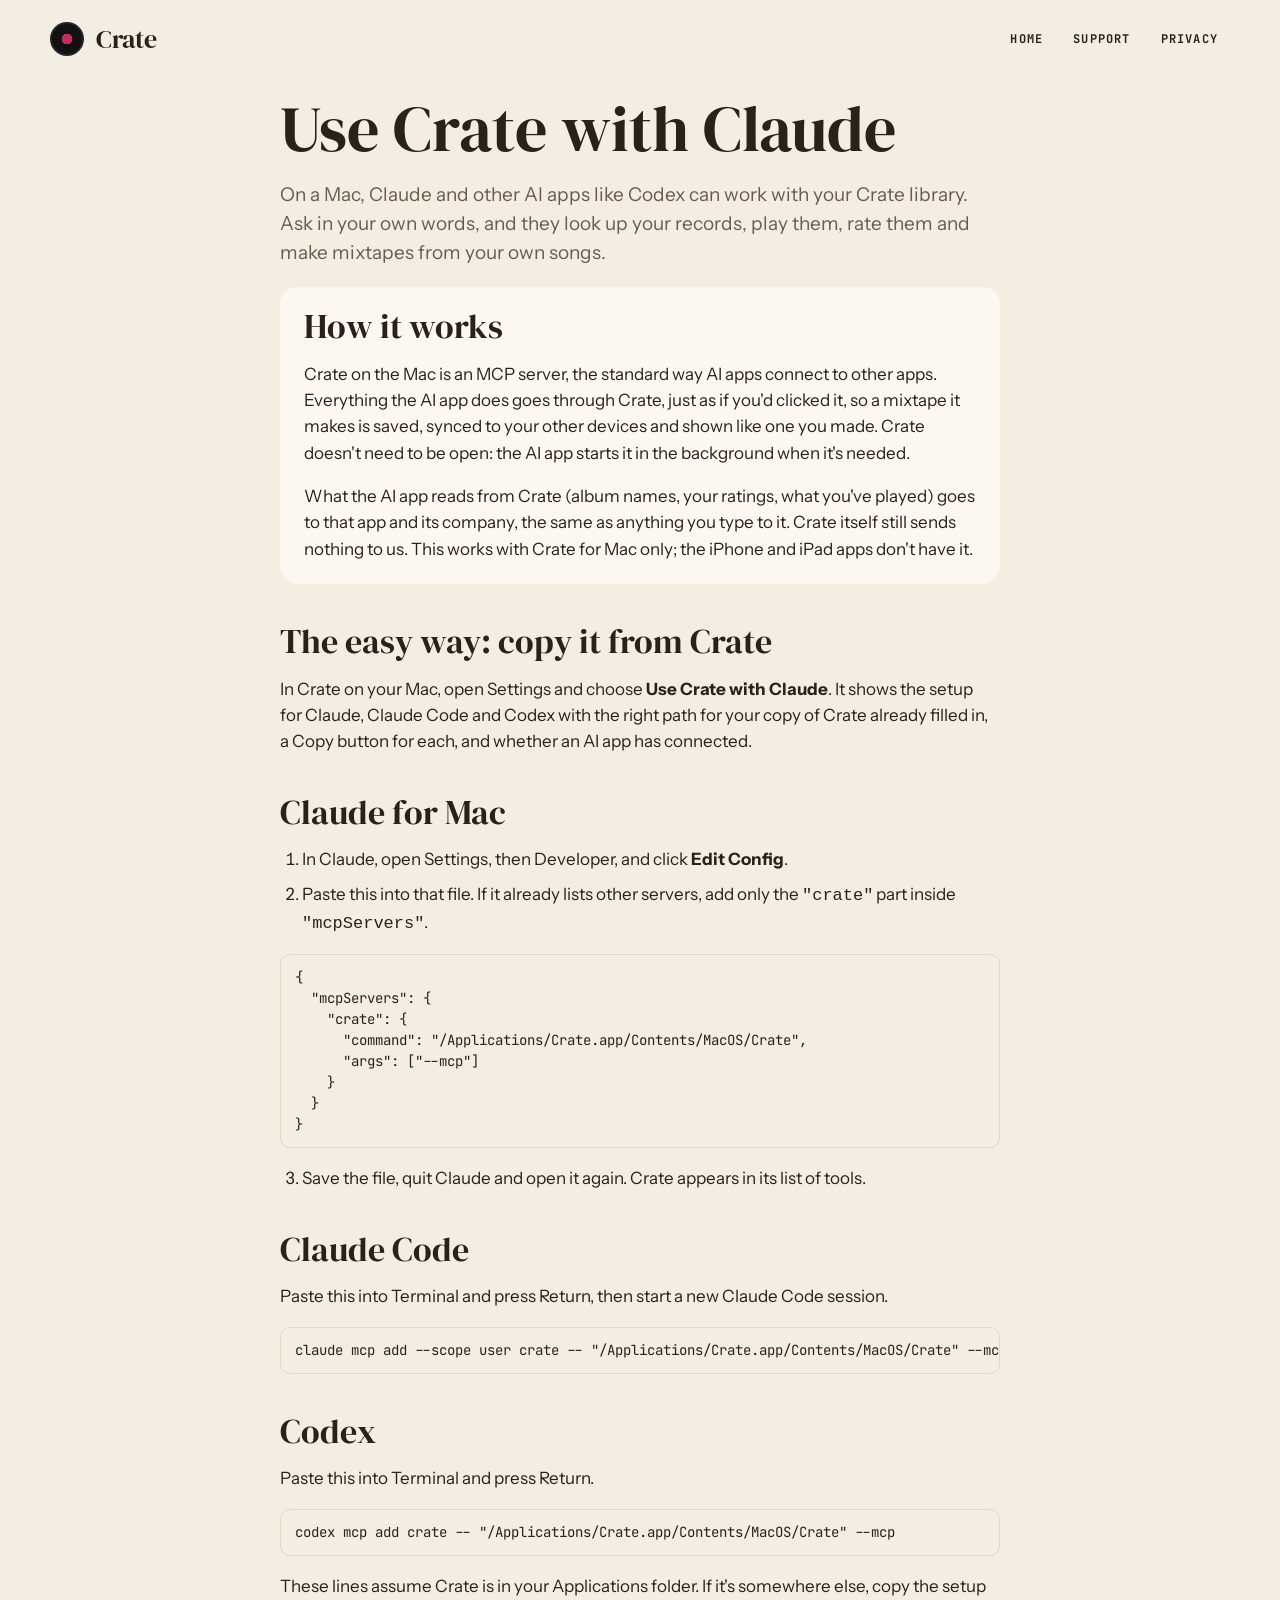
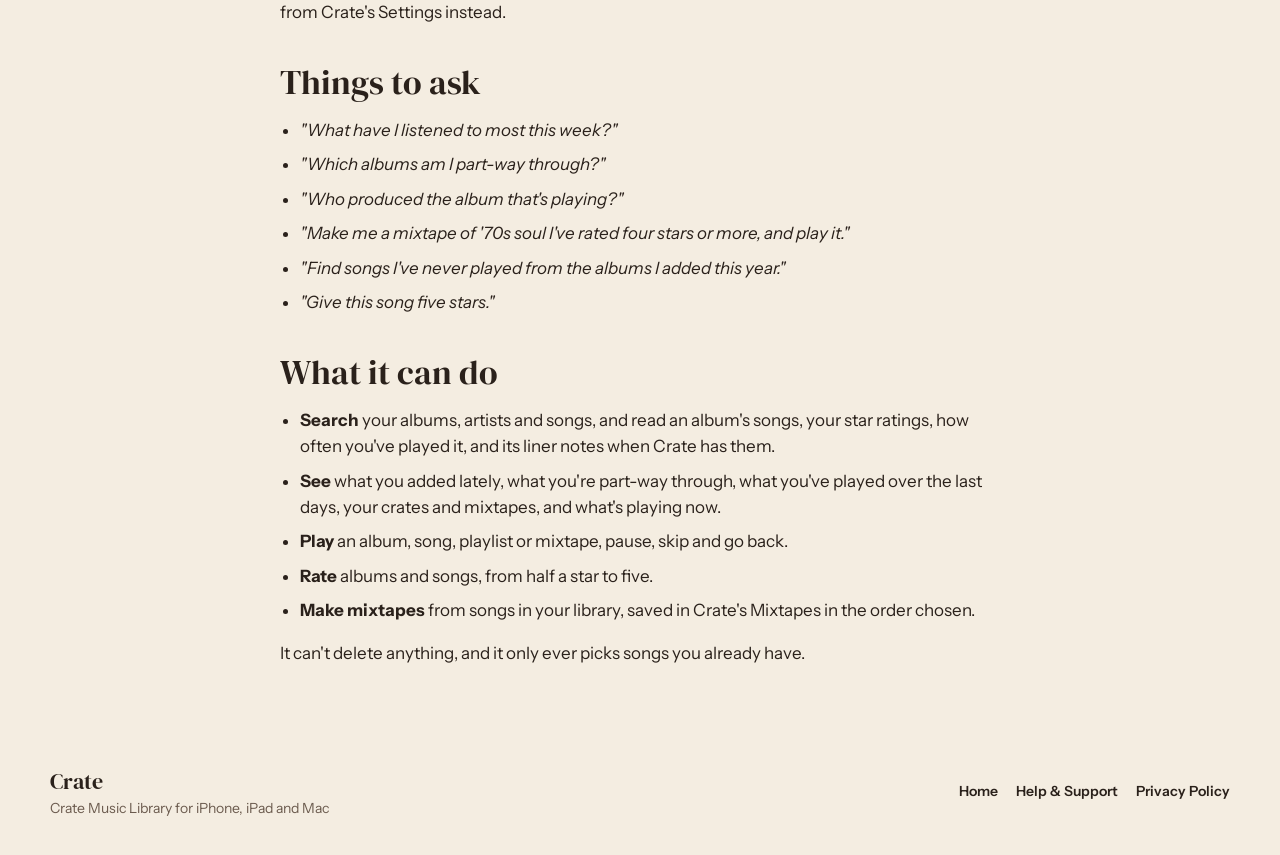
<file: claude.html>
<!DOCTYPE html>
<html lang="en">
<head>
<meta charset="utf-8">
<meta name="viewport" content="width=device-width, initial-scale=1, viewport-fit=cover">
<meta name="description" content="Connect Claude, Claude Code or Codex to Crate on your Mac: ask about your records, play them, rate them and make mixtapes from your own library.">
<meta name="theme-color" content="#F4EDE1" media="(prefers-color-scheme: light)">
<meta name="theme-color" content="#15110E" media="(prefers-color-scheme: dark)">
<link rel="icon" href="favicon.svg" type="image/svg+xml">
<link rel="apple-touch-icon" href="apple-touch-icon.png">
<title>Use Crate with Claude · Crate Music Library</title>
<link rel="preconnect" href="https://fonts.googleapis.com">
<link rel="preconnect" href="https://fonts.gstatic.com" crossorigin>
<link rel="stylesheet" href="https://fonts.googleapis.com/css2?family=DM+Serif+Display:ital@0;1&family=Instrument+Sans:wght@400;500;600;700&family=JetBrains+Mono:wght@500;700&display=swap">
<link rel="stylesheet" href="style.css?v=17">
<style>
  .doc pre{font-family:var(--mono);font-size:14px;line-height:1.5;background:var(--paper);border:1px solid var(--rule);border-radius:10px;padding:12px 14px;overflow-x:auto;white-space:pre}
  .doc ol{padding-left:22px;display:grid;gap:8px}
  .asks li{font-style:italic}
</style>
</head>
<body>
<div class="wrap">
  <header class="top">
    <a class="brand" href="index.html" aria-label="Crate Music Library home">
      <span class="brand-mark" aria-hidden="true"></span><b>Crate</b>
    </a>
    <nav class="nav" aria-label="Pages">
      <a href="index.html">Home</a><a href="support.html">Support</a><a href="privacy.html">Privacy</a>
    </nav>
  </header>
  <main class="doc">
    <h1>Use Crate with Claude</h1>
    <p class="lede">On a Mac, Claude and other AI apps like Codex can work with your Crate library. Ask in your own words, and they look up your records, play them, rate them and make mixtapes from your own songs.</p>

    <section class="card-box">
      <h2 style="margin-top:0">How it works</h2>
      <p>Crate on the Mac is an MCP server, the standard way AI apps connect to other apps. Everything the AI app does goes through Crate, just as if you'd clicked it, so a mixtape it makes is saved, synced to your other devices and shown like one you made. Crate doesn't need to be open: the AI app starts it in the background when it's needed.</p>
      <p style="margin-bottom:0">What the AI app reads from Crate (album names, your ratings, what you've played) goes to that app and its company, the same as anything you type to it. Crate itself still sends nothing to us. This works with Crate for Mac only; the iPhone and iPad apps don't have it.</p>
    </section>

    <h2>The easy way: copy it from Crate</h2>
    <p>In Crate on your Mac, open Settings and choose <b>Use Crate with Claude</b>. It shows the setup for Claude, Claude Code and Codex with the right path for your copy of Crate already filled in, a Copy button for each, and whether an AI app has connected.</p>

    <h2>Claude for Mac</h2>
    <ol>
      <li>In Claude, open Settings, then Developer, and click <b>Edit Config</b>.</li>
      <li>Paste this into that file. If it already lists other servers, add only the <code>"crate"</code> part inside <code>"mcpServers"</code>.</li>
    </ol>
<pre>{
  "mcpServers": {
    "crate": {
      "command": "/Applications/Crate.app/Contents/MacOS/Crate",
      "args": ["--mcp"]
    }
  }
}</pre>
    <ol start="3">
      <li>Save the file, quit Claude and open it again. Crate appears in its list of tools.</li>
    </ol>

    <h2>Claude Code</h2>
    <p>Paste this into Terminal and press Return, then start a new Claude Code session.</p>
<pre>claude mcp add --scope user crate -- "/Applications/Crate.app/Contents/MacOS/Crate" --mcp</pre>

    <h2>Codex</h2>
    <p>Paste this into Terminal and press Return.</p>
<pre>codex mcp add crate -- "/Applications/Crate.app/Contents/MacOS/Crate" --mcp</pre>
    <p>These lines assume Crate is in your Applications folder. If it's somewhere else, copy the setup from Crate's Settings instead.</p>

    <h2>Things to ask</h2>
    <ul class="asks">
      <li>"What have I listened to most this week?"</li>
      <li>"Which albums am I part-way through?"</li>
      <li>"Who produced the album that's playing?"</li>
      <li>"Make me a mixtape of '70s soul I've rated four stars or more, and play it."</li>
      <li>"Find songs I've never played from the albums I added this year."</li>
      <li>"Give this song five stars."</li>
    </ul>

    <h2>What it can do</h2>
    <ul>
      <li><b>Search</b> your albums, artists and songs, and read an album's songs, your star ratings, how often you've played it, and its liner notes when Crate has them.</li>
      <li><b>See</b> what you added lately, what you're part-way through, what you've played over the last days, your crates and mixtapes, and what's playing now.</li>
      <li><b>Play</b> an album, song, playlist or mixtape, pause, skip and go back.</li>
      <li><b>Rate</b> albums and songs, from half a star to five.</li>
      <li><b>Make mixtapes</b> from songs in your library, saved in Crate's Mixtapes in the order chosen.</li>
    </ul>
    <p>It can't delete anything, and it only ever picks songs you already have.</p>
  </main>

  <footer>
    <div><b>Crate</b><br>Crate Music Library for iPhone, iPad and Mac</div>
    <nav class="foot-links" aria-label="More">
      <a href="index.html">Home</a>
      <a href="support.html">Help &amp; Support</a>
      <a href="privacy.html">Privacy Policy</a>
    </nav>
  </footer>
</div>
<script src="site.js?v=8"></script>
</body>
</html>
</file>
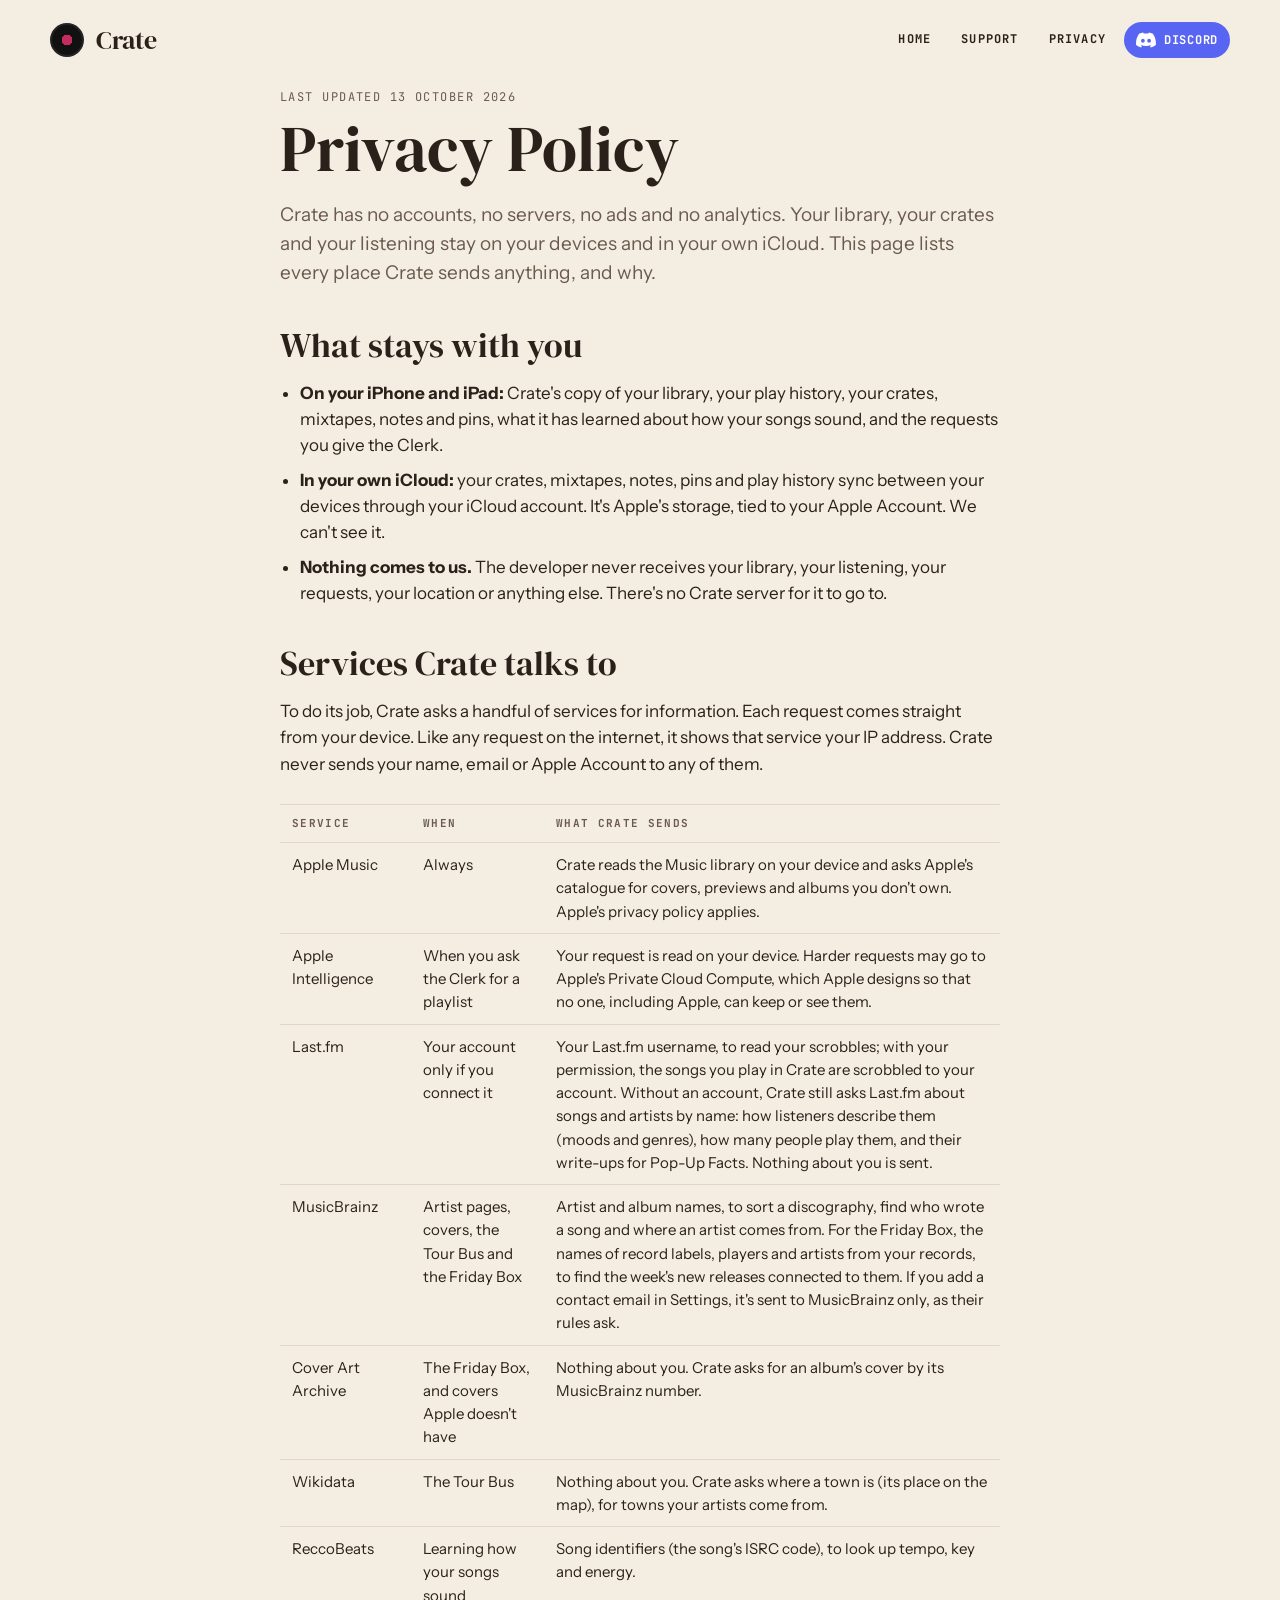
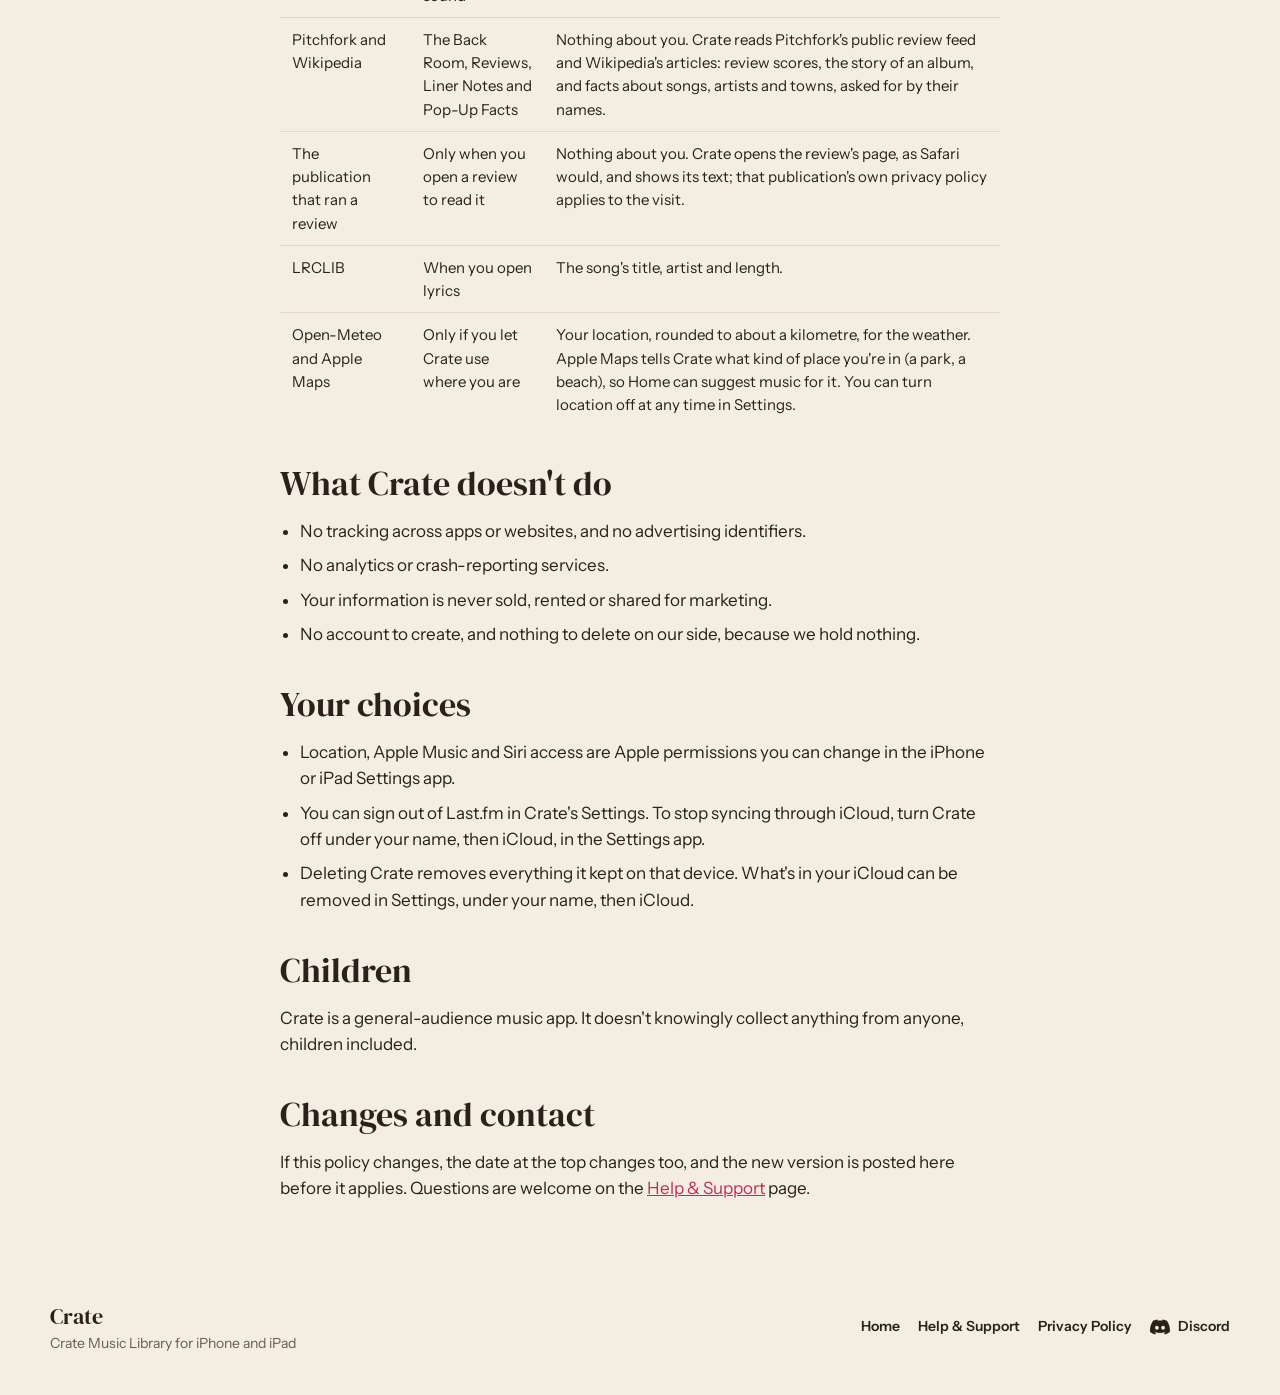
<file: privacy.html>
<!DOCTYPE html>
<html lang="en">
<head>
<meta charset="utf-8">
<meta name="viewport" content="width=device-width, initial-scale=1, viewport-fit=cover">
<meta name="description" content="How Crate Music Library handles your data: nothing leaves your devices and your own iCloud except the lookups listed here.">
<meta name="theme-color" content="#F4EDE1" media="(prefers-color-scheme: light)">
<meta name="theme-color" content="#15110E" media="(prefers-color-scheme: dark)">
<link rel="icon" href="favicon.svg" type="image/svg+xml">
<link rel="apple-touch-icon" href="apple-touch-icon.png">
<title>Privacy Policy · Crate Music Library</title>
<link rel="preconnect" href="https://fonts.googleapis.com">
<link rel="preconnect" href="https://fonts.gstatic.com" crossorigin>
<link rel="stylesheet" href="https://fonts.googleapis.com/css2?family=DM+Serif+Display:ital@0;1&family=Instrument+Sans:wght@400;500;600;700&family=JetBrains+Mono:wght@500;700&display=swap">
<link rel="stylesheet" href="style.css?v=17">
</head>
<body>
<div class="wrap">
  <header class="top">
    <a class="brand" href="index.html" aria-label="Crate Music Library home">
      <span class="brand-mark" aria-hidden="true"></span><b>Crate</b>
    </a>
    <nav class="nav" aria-label="Pages">
      <a href="index.html">Home</a><a href="support.html">Support</a><a href="privacy.html">Privacy</a><a class="discord" data-discord href="support.html#community"><svg viewBox="0 0 24 24" aria-hidden="true" fill="currentColor"><path d="M20.3 4.4A19.8 19.8 0 0 0 15.4 3l-.6 1.3a18.4 18.4 0 0 0-5.6 0L8.6 3a19.7 19.7 0 0 0-4.9 1.5C.6 9.1-.3 13.6.1 18.1a19.9 19.9 0 0 0 6 3l1.3-2.1a12.9 12.9 0 0 1-2-1l.5-.4a14.2 14.2 0 0 0 12.2 0l.5.4a12.9 12.9 0 0 1-2.1 1l1.3 2.1a19.8 19.8 0 0 0 6-3c.5-5.2-.8-9.7-3.5-13.7ZM8.3 15.3c-1.2 0-2.2-1.1-2.2-2.4s1-2.4 2.2-2.4 2.2 1.1 2.2 2.4-1 2.4-2.2 2.4Zm7.4 0c-1.2 0-2.2-1.1-2.2-2.4s1-2.4 2.2-2.4 2.2 1.1 2.2 2.4-1 2.4-2.2 2.4Z"/></svg>Discord</a>
    </nav>
  </header>
  <main class="doc">
    <div class="updated">Last updated 13 October 2026</div>
    <h1>Privacy Policy</h1>
    <p class="lede">Crate has no accounts, no servers, no ads and no analytics. Your library, your crates and your listening stay on your devices and in your own iCloud. This page lists every place Crate sends anything, and why.</p>

    <h2>What stays with you</h2>
    <ul>
      <li><b>On your iPhone and iPad:</b> Crate's copy of your library, your play history, your crates, mixtapes, notes and pins, what it has learned about how your songs sound, and the requests you give the Clerk.</li>
      <li><b>In your own iCloud:</b> your crates, mixtapes, notes, pins and play history sync between your devices through your iCloud account. It's Apple's storage, tied to your Apple Account. We can't see it.</li>
      <li><b>Nothing comes to us.</b> The developer never receives your library, your listening, your requests, your location or anything else. There's no Crate server for it to go to.</li>
    </ul>

    <h2>Services Crate talks to</h2>
    <p>To do its job, Crate asks a handful of services for information. Each request comes straight from your device. Like any request on the internet, it shows that service your IP address. Crate never sends your name, email or Apple Account to any of them.</p>
    <div class="table-wrap">
      <table>
        <thead><tr><th>Service</th><th>When</th><th>What Crate sends</th></tr></thead>
        <tbody>
          <tr><td>Apple Music</td><td>Always</td><td>Crate reads the Music library on your device and asks Apple's catalogue for covers, previews and albums you don't own. Apple's privacy policy applies.</td></tr>
          <tr><td>Apple Intelligence</td><td>When you ask the Clerk for a playlist</td><td>Your request is read on your device. Harder requests may go to Apple's Private Cloud Compute, which Apple designs so that no one, including Apple, can keep or see them.</td></tr>
          <tr><td>Last.fm</td><td>Your account only if you connect it</td><td>Your Last.fm username, to read your scrobbles; with your permission, the songs you play in Crate are scrobbled to your account. Without an account, Crate still asks Last.fm about songs and artists by name: how listeners describe them (moods and genres), how many people play them, and their write-ups for Pop-Up Facts. Nothing about you is sent.</td></tr>
          <tr><td>MusicBrainz</td><td>Artist pages, covers, the Tour Bus and the Friday Box</td><td>Artist and album names, to sort a discography, find who wrote a song and where an artist comes from. For the Friday Box, the names of record labels, players and artists from your records, to find the week's new releases connected to them. If you add a contact email in Settings, it's sent to MusicBrainz only, as their rules ask.</td></tr>
          <tr><td>Cover Art Archive</td><td>The Friday Box, and covers Apple doesn't have</td><td>Nothing about you. Crate asks for an album's cover by its MusicBrainz number.</td></tr>
          <tr><td>Wikidata</td><td>The Tour Bus</td><td>Nothing about you. Crate asks where a town is (its place on the map), for towns your artists come from.</td></tr>
          <tr><td>ReccoBeats</td><td>Learning how your songs sound</td><td>Song identifiers (the song's ISRC code), to look up tempo, key and energy.</td></tr>
          <tr><td>Pitchfork and Wikipedia</td><td>The Back Room, Reviews, Liner Notes and Pop-Up Facts</td><td>Nothing about you. Crate reads Pitchfork's public review feed and Wikipedia's articles: review scores, the story of an album, and facts about songs, artists and towns, asked for by their names.</td></tr>
          <tr><td>The publication that ran a review</td><td>Only when you open a review to read it</td><td>Nothing about you. Crate opens the review's page, as Safari would, and shows its text; that publication's own privacy policy applies to the visit.</td></tr>
          <tr><td>LRCLIB</td><td>When you open lyrics</td><td>The song's title, artist and length.</td></tr>
          <tr><td>Open-Meteo and Apple Maps</td><td>Only if you let Crate use where you are</td><td>Your location, rounded to about a kilometre, for the weather. Apple Maps tells Crate what kind of place you're in (a park, a beach), so Home can suggest music for it. You can turn location off at any time in Settings.</td></tr>
        </tbody>
      </table>
    </div>

    <h2>What Crate doesn't do</h2>
    <ul>
      <li>No tracking across apps or websites, and no advertising identifiers.</li>
      <li>No analytics or crash-reporting services.</li>
      <li>Your information is never sold, rented or shared for marketing.</li>
      <li>No account to create, and nothing to delete on our side, because we hold nothing.</li>
    </ul>

    <h2>Your choices</h2>
    <ul>
      <li>Location, Apple Music and Siri access are Apple permissions you can change in the iPhone or iPad Settings app.</li>
      <li>You can sign out of Last.fm in Crate's Settings. To stop syncing through iCloud, turn Crate off under your name, then iCloud, in the Settings app.</li>
      <li>Deleting Crate removes everything it kept on that device. What's in your iCloud can be removed in Settings, under your name, then iCloud.</li>
    </ul>

    <h2>Children</h2>
    <p>Crate is a general-audience music app. It doesn't knowingly collect anything from anyone, children included.</p>

    <h2>Changes and contact</h2>
    <p>If this policy changes, the date at the top changes too, and the new version is posted here before it applies. Questions are welcome on the <a href="support.html">Help &amp; Support</a> page.</p>
  </main>

  <footer>
    <div><b>Crate</b><br>Crate Music Library for iPhone and iPad</div>
    <nav class="foot-links" aria-label="More">
      <a href="index.html">Home</a>
      <a href="support.html">Help &amp; Support</a>
      <a href="privacy.html">Privacy Policy</a>
      <a class="discord" data-discord href="support.html#community"><svg viewBox="0 0 24 24" aria-hidden="true" fill="currentColor"><path d="M20.3 4.4A19.8 19.8 0 0 0 15.4 3l-.6 1.3a18.4 18.4 0 0 0-5.6 0L8.6 3a19.7 19.7 0 0 0-4.9 1.5C.6 9.1-.3 13.6.1 18.1a19.9 19.9 0 0 0 6 3l1.3-2.1a12.9 12.9 0 0 1-2-1l.5-.4a14.2 14.2 0 0 0 12.2 0l.5.4a12.9 12.9 0 0 1-2.1 1l1.3 2.1a19.8 19.8 0 0 0 6-3c.5-5.2-.8-9.7-3.5-13.7ZM8.3 15.3c-1.2 0-2.2-1.1-2.2-2.4s1-2.4 2.2-2.4 2.2 1.1 2.2 2.4-1 2.4-2.2 2.4Zm7.4 0c-1.2 0-2.2-1.1-2.2-2.4s1-2.4 2.2-2.4 2.2 1.1 2.2 2.4-1 2.4-2.2 2.4Z"/></svg>Discord</a>
    </nav>
  </footer>
</div>
<script src="site.js?v=8"></script>
</body>
</html>
</file>
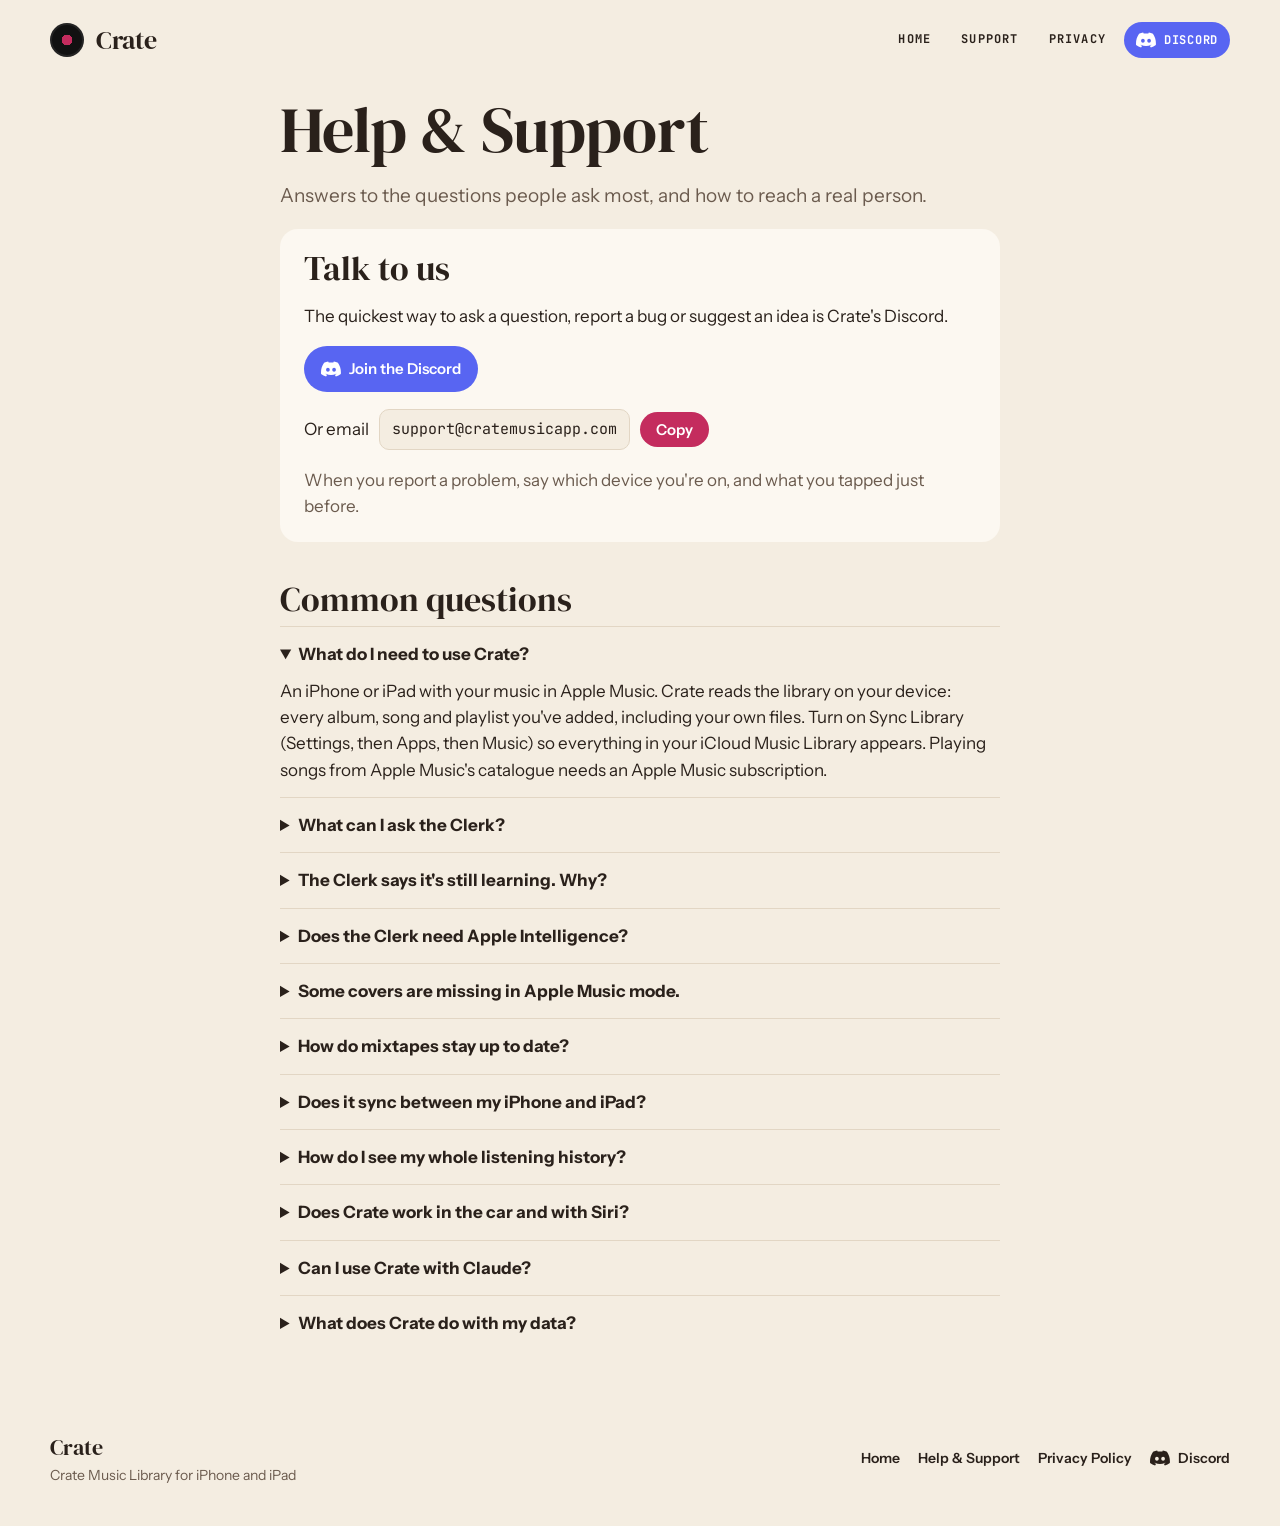
<file: support.html>
<!DOCTYPE html>
<html lang="en">
<head>
<meta charset="utf-8">
<meta name="viewport" content="width=device-width, initial-scale=1, viewport-fit=cover">
<meta name="description" content="Help for Crate Music Library on iPhone and iPad: common questions, and how to reach us.">
<meta name="theme-color" content="#F4EDE1" media="(prefers-color-scheme: light)">
<meta name="theme-color" content="#15110E" media="(prefers-color-scheme: dark)">
<link rel="icon" href="favicon.svg" type="image/svg+xml">
<link rel="apple-touch-icon" href="apple-touch-icon.png">
<title>Help & Support · Crate Music Library</title>
<link rel="preconnect" href="https://fonts.googleapis.com">
<link rel="preconnect" href="https://fonts.gstatic.com" crossorigin>
<link rel="stylesheet" href="https://fonts.googleapis.com/css2?family=DM+Serif+Display:ital@0;1&family=Instrument+Sans:wght@400;500;600;700&family=JetBrains+Mono:wght@500;700&display=swap">
<link rel="stylesheet" href="style.css?v=17">
</head>
<body>
<div class="wrap">
  <header class="top">
    <a class="brand" href="index.html" aria-label="Crate Music Library home">
      <span class="brand-mark" aria-hidden="true"></span><b>Crate</b>
    </a>
    <nav class="nav" aria-label="Pages">
      <a href="index.html">Home</a><a href="support.html">Support</a><a href="privacy.html">Privacy</a><a class="discord" data-discord href="support.html#community"><svg viewBox="0 0 24 24" aria-hidden="true" fill="currentColor"><path d="M20.3 4.4A19.8 19.8 0 0 0 15.4 3l-.6 1.3a18.4 18.4 0 0 0-5.6 0L8.6 3a19.7 19.7 0 0 0-4.9 1.5C.6 9.1-.3 13.6.1 18.1a19.9 19.9 0 0 0 6 3l1.3-2.1a12.9 12.9 0 0 1-2-1l.5-.4a14.2 14.2 0 0 0 12.2 0l.5.4a12.9 12.9 0 0 1-2.1 1l1.3 2.1a19.8 19.8 0 0 0 6-3c.5-5.2-.8-9.7-3.5-13.7ZM8.3 15.3c-1.2 0-2.2-1.1-2.2-2.4s1-2.4 2.2-2.4 2.2 1.1 2.2 2.4-1 2.4-2.2 2.4Zm7.4 0c-1.2 0-2.2-1.1-2.2-2.4s1-2.4 2.2-2.4 2.2 1.1 2.2 2.4-1 2.4-2.2 2.4Z"/></svg>Discord</a>
    </nav>
  </header>
  <main class="doc">
    <h1>Help &amp; Support</h1>
    <p class="lede">Answers to the questions people ask most, and how to reach a real person.</p>

    <section class="card-box" id="community">
      <h2 style="margin-top:0">Talk to us</h2>
      <p data-discord-live>The quickest way to ask a question, report a bug or suggest an idea is Crate's Discord.</p>
      <p data-discord-soon hidden>Crate's Discord community opens soon. It will be the quickest way to ask a question, report a bug or suggest an idea.</p>
      <p><a class="pill discord" data-discord data-discord-live href="#community"><svg viewBox="0 0 24 24" aria-hidden="true" fill="currentColor"><path d="M20.3 4.4A19.8 19.8 0 0 0 15.4 3l-.6 1.3a18.4 18.4 0 0 0-5.6 0L8.6 3a19.7 19.7 0 0 0-4.9 1.5C.6 9.1-.3 13.6.1 18.1a19.9 19.9 0 0 0 6 3l1.3-2.1a12.9 12.9 0 0 1-2-1l.5-.4a14.2 14.2 0 0 0 12.2 0l.5.4a12.9 12.9 0 0 1-2.1 1l1.3 2.1a19.8 19.8 0 0 0 6-3c.5-5.2-.8-9.7-3.5-13.7ZM8.3 15.3c-1.2 0-2.2-1.1-2.2-2.4s1-2.4 2.2-2.4 2.2 1.1 2.2 2.4-1 2.4-2.2 2.4Zm7.4 0c-1.2 0-2.2-1.1-2.2-2.4s1-2.4 2.2-2.4 2.2 1.1 2.2 2.4-1 2.4-2.2 2.4Z"/></svg>Join the Discord</a></p>
      <div class="copy-row" data-email hidden>
        <span>Or email</span><code id="email"></code><button type="button" id="copy-email">Copy</button>
      </div>
      <p style="margin-bottom:0;color:var(--ink-2)">When you report a problem, say which device you're on, and what you tapped just before.</p>
    </section>

    <h2>Common questions</h2>
    <div class="faq">
      <details open><summary>What do I need to use Crate?</summary>
        <p>An iPhone or iPad with your music in Apple Music. Crate reads the library on your device: every album, song and playlist you've added, including your own files. Turn on Sync Library (Settings, then Apps, then Music) so everything in your iCloud Music Library appears. Playing songs from Apple Music's catalogue needs an Apple Music subscription.</p></details>
      <details><summary>What can I ask the Clerk?</summary>
        <p>Anything you'd say to a friend behind the counter: a mood, a decade, an occasion, how long, a tempo or key, "like Tom Waits but not Tom Waits", songs you haven't played since 2012. Tap What Can I Ask? on the Clerk page for the full list. The Clerk only picks songs you already have.</p></details>
      <details><summary>The Clerk says it's still learning. Why?</summary>
        <p>To choose by tempo, energy or mood, Crate looks up how each of your songs sounds and how listeners describe it. With a big library that takes a while. It happens while Crate is open, and a little overnight while your device charges. The Clerk's page shows how far it has got.</p></details>
      <details><summary>Does the Clerk need Apple Intelligence?</summary>
        <p>It reads your words best with Apple Intelligence turned on (on devices that support it). Without it, the Clerk still works by picking out the words it knows, such as decades, moods and lengths.</p></details>
      <details><summary>Some covers are missing in Apple Music mode.</summary>
        <p>Albums that are in your iCloud Music Library but not downloaded don't always hand their covers to other apps. Crate looks those covers up in Apple Music's catalogue instead, so they fill in over the first few minutes after an update.</p></details>
      <details><summary>How do mixtapes stay up to date?</summary>
        <p>A mixtape is a set of rules, like "added in the last month" or "the '90s and not played lately", so it refills as your library changes. You can also save any Clerk list as a mixtape, or have it pick fresh every week.</p></details>
      <details><summary>Does it sync between my iPhone and iPad?</summary>
        <p>Yes, through your own iCloud account: crates, mixtapes, notes, pins and play history. Make sure iCloud is on for Crate in the Settings app on both devices.</p></details>
      <details><summary>How do I see my whole listening history?</summary>
        <p>Open Stats, then Listening. Every Play lists each year, month and day, down to each song. Crate starts from Apple Music's own play counts and keeps each play it sees. Connect Last.fm in Settings to bring in everything you've scrobbled before that.</p></details>
      <details><summary>Does Crate work in the car and with Siri?</summary>
        <p>Yes. Crate has a CarPlay app with Home, Pick Up Where You Left Off, your mixtapes and your library. You can also say "Ask the Clerk" to Siri.</p></details>
      <details><summary>Can I use Crate with Claude?</summary>
        <p>Yes, on a Mac. Claude, Claude Code and Codex can search your library, play and rate music and make mixtapes from your own songs. <a href="claude.html">Use Crate with Claude</a> has the setup, and Crate's Settings on the Mac has it ready to copy.</p></details>
      <details><summary>What does Crate do with my data?</summary>
        <p>It keeps it on your devices and in your own iCloud. There's no Crate account and no Crate server. The <a href="privacy.html">Privacy Policy</a> lists every service Crate talks to and exactly what it sends.</p></details>
    </div>
  </main>

  <footer>
    <div><b>Crate</b><br>Crate Music Library for iPhone and iPad</div>
    <nav class="foot-links" aria-label="More">
      <a href="index.html">Home</a>
      <a href="support.html">Help &amp; Support</a>
      <a href="privacy.html">Privacy Policy</a>
      <a class="discord" data-discord href="support.html#community"><svg viewBox="0 0 24 24" aria-hidden="true" fill="currentColor"><path d="M20.3 4.4A19.8 19.8 0 0 0 15.4 3l-.6 1.3a18.4 18.4 0 0 0-5.6 0L8.6 3a19.7 19.7 0 0 0-4.9 1.5C.6 9.1-.3 13.6.1 18.1a19.9 19.9 0 0 0 6 3l1.3-2.1a12.9 12.9 0 0 1-2-1l.5-.4a14.2 14.2 0 0 0 12.2 0l.5.4a12.9 12.9 0 0 1-2.1 1l1.3 2.1a19.8 19.8 0 0 0 6-3c.5-5.2-.8-9.7-3.5-13.7ZM8.3 15.3c-1.2 0-2.2-1.1-2.2-2.4s1-2.4 2.2-2.4 2.2 1.1 2.2 2.4-1 2.4-2.2 2.4Zm7.4 0c-1.2 0-2.2-1.1-2.2-2.4s1-2.4 2.2-2.4 2.2 1.1 2.2 2.4-1 2.4-2.2 2.4Z"/></svg>Discord</a>
    </nav>
  </footer>
</div>
<script src="site.js?v=8"></script>
</body>
</html>
</file>
<file: style.css>
[hidden]{display:none!important}
:root{
  --paper:#F4EDE1; --card:#FCF8F1; --ink:#2A211B; --ink-2:#6B5B4E; --rule:#E2D6C4;
  --accent:#C42C5E; --accent-ink:#FFFFFF; --mustard:#D99A1B; --plinth:#3A2E26; --plinth-ink:#F4EDE1;
  --tab:#E9B94A; --tab-ink:#2A211B; --glow:rgba(196,44,94,.10);
  --display:"DM Serif Display", Georgia, serif;
  --body:"Instrument Sans", Arial, sans-serif;
  --mono:"JetBrains Mono", ui-monospace, "SF Mono", Menlo, monospace;
  --wrap:1180px;
}
@media (prefers-color-scheme: dark){
  :root:not([data-theme="light"]){
    color-scheme:dark;
    --paper:#15110E; --card:#231D18; --ink:#F1E7D8; --ink-2:#B9A794; --rule:#3A3029;
    --accent:#FF597D; --accent-ink:#1A0D10; --mustard:#F2BD4B; --plinth:#2D241E; --plinth-ink:#F1E7D8;
    --tab:#F2BD4B; --tab-ink:#1D1610; --glow:rgba(255,89,125,.12);
  }
}
:root[data-theme="dark"]{
  color-scheme:dark;
  --paper:#15110E; --card:#231D18; --ink:#F1E7D8; --ink-2:#B9A794; --rule:#3A3029;
  --accent:#FF597D; --accent-ink:#1A0D10; --mustard:#F2BD4B; --plinth:#2D241E; --plinth-ink:#F1E7D8;
  --tab:#F2BD4B; --tab-ink:#1D1610; --glow:rgba(255,89,125,.12);
}
*{box-sizing:border-box}
html{color-scheme:light}
body{margin:0;background:var(--paper);color:var(--ink);font-family:var(--body);font-size:17px;line-height:1.55;-webkit-font-smoothing:antialiased;padding-inline:20px}
.wrap{max-width:var(--wrap);margin-inline:auto}
img{max-width:100%;height:auto;display:block}
a{color:var(--accent)}
:focus-visible{outline:3px solid var(--accent);outline-offset:3px;border-radius:6px}

/* Labels: the app sets its small print in a tracked mono */
.label{font-family:var(--mono);font-size:12px;font-weight:700;letter-spacing:.14em;text-transform:uppercase;color:var(--ink-2)}

/* Top bar */
.top{display:flex;align-items:center;justify-content:space-between;gap:16px;padding-block:22px}
.brand{display:flex;align-items:center;gap:12px;text-decoration:none;color:var(--ink)}
.brand-mark{width:34px;height:34px;border-radius:50%;background:radial-gradient(circle at 50% 50%,var(--accent) 0 22%,#111 23% 100%);box-shadow:inset 0 0 0 2px rgba(255,255,255,.08)}
.brand b{font-family:var(--display);font-weight:400;font-size:26px;line-height:1}
.nav{display:flex;gap:6px;flex-wrap:wrap;justify-content:flex-end}
.nav a{font-family:var(--mono);font-size:12px;font-weight:700;letter-spacing:.1em;text-transform:uppercase;text-decoration:none;color:var(--ink);padding:8px 12px;border-radius:999px}
.nav a:hover{background:var(--card)}

/* Hero */
.hero{display:grid;grid-template-columns:minmax(0,1fr) minmax(0,1.15fr);gap:40px;align-items:center;padding-block:28px 64px}
.hero h1{font-family:var(--display);font-weight:400;font-size:clamp(46px,7.2vw,92px);line-height:.98;letter-spacing:-.01em;margin:14px 0 22px;text-wrap:balance}
.hero h1 em{color:var(--accent);font-style:italic}
.hero p.lede{font-size:20px;max-width:34ch;color:var(--ink-2);margin:0 0 28px}
.pills{display:flex;gap:10px;flex-wrap:wrap}
.pill{display:inline-flex;align-items:center;gap:8px;padding:10px 16px;border-radius:999px;background:var(--card);border:1px solid var(--rule);font-weight:600;font-size:15px}
a.pill{text-decoration:none;color:inherit}
.pill.solid{background:var(--accent);color:var(--accent-ink);border-color:transparent}
.dot{width:8px;height:8px;border-radius:50%;background:currentColor;opacity:.8}
.hero-art{position:relative;padding-bottom:30px}
.hero-art .pad{width:86%;margin-left:auto}
.hero-art .phone{position:absolute;left:0;bottom:0;width:34%;filter:drop-shadow(0 30px 40px rgba(0,0,0,.28))}
.hero-art .pad{filter:drop-shadow(0 30px 50px rgba(0,0,0,.18))}

/* The crate: sections are divider cards with a tab */
.divider{position:relative;margin-top:56px;background:var(--card);border-radius:4px 22px 22px 22px;padding:48px clamp(20px,4vw,56px) 56px;box-shadow:0 1px 0 var(--rule),0 18px 40px -28px rgba(0,0,0,.35)}
.divider::before{content:attr(data-tab);position:absolute;top:-30px;left:0;height:30px;padding:0 22px;display:flex;align-items:center;background:var(--tab);color:var(--tab-ink);font-family:var(--mono);font-weight:700;font-size:13px;letter-spacing:.16em;text-transform:uppercase;border-radius:12px 12px 0 0}
.divider.alt::before{left:auto;right:28%}
.divider.far::before{left:auto;right:0}
.row{display:grid;grid-template-columns:minmax(0,1fr) minmax(0,1fr);gap:clamp(24px,4vw,64px);align-items:center}
.row.flip > .copy{order:2}
h2{font-family:var(--display);font-weight:400;font-size:clamp(36px,4.6vw,58px);line-height:1.02;margin:10px 0 18px;text-wrap:balance}
.copy p{max-width:52ch;margin:0 0 14px;color:var(--ink)}
.copy p.soft{color:var(--ink-2)}
.facts{list-style:none;padding:0;margin:22px 0 0;display:grid;gap:10px;max-width:52ch}
.facts li{display:grid;grid-template-columns:auto 1fr;gap:12px;align-items:baseline}
.facts + p{margin-top:18px}
.facts li::before{content:"";width:10px;height:10px;border-radius:50%;background:var(--accent);transform:translateY(-1px)}
.devices{display:flex;align-items:flex-end;gap:18px;justify-content:center}
.devices .pad{flex:0 1 72%;min-width:0}
.devices .phone{flex:0 1 26%;min-width:0}
.devices .phone.moving{flex:0 1 33%;height:auto;display:block}
.devices.two-phones .phone{flex:0 1 44%}
.devices.solo .pad{flex:0 1 92%}
.devices video.pad{height:auto;display:block}

/* Clerk request card */
.ask{margin-top:24px;background:var(--paper);border:1px solid var(--rule);border-radius:18px;padding:18px}
.ask .field{display:flex;align-items:center;gap:10px;background:var(--card);border:1.5px solid color-mix(in srgb,var(--accent) 40%,transparent);border-radius:999px;padding:12px 18px;font-size:17px}
.ask .caret{width:2px;height:20px;background:var(--accent);animation:blink 1.1s steps(1) infinite}
@keyframes blink{50%{opacity:0}}
.chips{display:flex;flex-wrap:wrap;gap:8px;margin-top:14px}
.chip{padding:7px 13px;border-radius:999px;background:var(--glow);border:1px solid color-mix(in srgb,var(--accent) 25%,transparent);font-size:15px}
.chip b{font-weight:600}
.ask small{display:block;margin-top:12px;color:var(--ink-2);font-size:14px}

/* Stat strip, real figures from the library in the shots */
.nums{display:grid;grid-template-columns:repeat(3,minmax(0,1fr));gap:12px;margin:24px 0 8px;max-width:52ch}
.num{border-top:2px solid var(--ink);padding-top:10px}
.num b{display:block;font-family:var(--display);font-weight:400;font-size:clamp(28px,3.4vw,40px);line-height:1;color:var(--accent);font-variant-numeric:tabular-nums}
.num span{font-size:14px;color:var(--ink-2)}

/* Looks: a rack of sleeves */
.looks-head{display:flex;justify-content:space-between;align-items:end;gap:24px;flex-wrap:wrap}
.rack{display:grid;grid-template-columns:repeat(7,minmax(0,1fr));gap:18px;margin-top:32px}
.rack figure{margin:0;display:grid;gap:10px;justify-items:center}
.rack figcaption{text-align:center;font-size:14px;line-height:1.35}
.rack figcaption b{display:block;font-family:var(--mono);font-size:11.5px;letter-spacing:.14em;text-transform:uppercase}
.rack figcaption span{color:var(--ink-2)}

/* Two ways in */
.services{display:grid;grid-template-columns:repeat(3,minmax(0,1fr));gap:18px;margin-top:28px}
.svc{background:var(--paper);border-radius:16px;padding:22px}
.svc h3{font-family:var(--display);font-weight:400;font-size:26px;margin:6px 0 8px;line-height:1.1}
.svc p{margin:0;color:var(--ink-2);font-size:16px}

footer{display:flex;justify-content:space-between;gap:16px;flex-wrap:wrap;padding-block:56px 40px;color:var(--ink-2);font-size:14px}
footer b{font-family:var(--display);font-weight:400;font-size:22px;color:var(--ink)}


/* Back Room deck: the looks stand in a crate like divider cards */
.br-head{display:grid;grid-template-columns:minmax(0,1.2fr) minmax(0,1fr);gap:clamp(24px,4vw,64px);align-items:end}
.br-how{margin:0 0 18px;max-width:44ch;color:var(--ink-2)}
.deck-wrap{margin-top:28px}
.deck-controls{display:flex;justify-content:space-between;align-items:center;gap:12px 20px;flex-wrap:wrap;margin-bottom:10px}
.seg{display:inline-flex;align-items:center;gap:4px;background:var(--paper);border:1px solid var(--rule);border-radius:999px;padding:4px}
.seg-label{font-family:var(--mono);font-size:11px;font-weight:700;letter-spacing:.14em;text-transform:uppercase;color:var(--ink-2);padding:0 8px 0 10px}
.seg button,.deck-flip button{font:600 15px/1 var(--body);color:var(--ink);background:transparent;border:0;border-radius:999px;padding:9px 14px;cursor:pointer}
.seg button[aria-pressed="true"]{background:var(--accent);color:var(--accent-ink)}
.deck-flip{display:inline-flex;align-items:center;gap:6px}
.deck-flip button{background:var(--paper);border:1px solid var(--rule)}
.deck-flip button:hover,.seg button:hover{filter:brightness(.97)}
.count{font-family:var(--mono);font-size:13px;font-weight:700;letter-spacing:.08em;color:var(--ink-2);min-width:7ch;text-align:center;font-variant-numeric:tabular-nums}
.deck{position:relative;outline:none;padding-top:190px;touch-action:pan-y;user-select:none;-webkit-user-select:none}
.deck:focus-visible{outline:3px solid var(--accent);outline-offset:6px;border-radius:12px}
.deck-sizer{visibility:hidden;display:block;width:100%;height:auto}
.card{position:absolute;left:0;right:0;bottom:0;transform-origin:50% 100%;transition:transform .55s cubic-bezier(.2,.8,.2,1),opacity .45s ease,filter .45s ease;will-change:transform}
.card img.shot{display:block;width:100%;height:auto;filter:drop-shadow(0 22px 30px rgba(0,0,0,.22));cursor:pointer}
.card .tab{position:absolute;top:calc(1.02% - 30px);height:30px;display:flex;align-items:center;padding:0 14px;border-radius:10px 10px 0 0;background:var(--tab);color:var(--tab-ink);font:700 11.5px/1 var(--mono);letter-spacing:.14em;text-transform:uppercase;border:0;cursor:pointer;white-space:nowrap;box-shadow:inset 0 -1px 0 rgba(0,0,0,.08)}
.card:not(.front) .tab{filter:brightness(.94)}
.card.past{pointer-events:none}
.deck-caption{display:flex;gap:10px 14px;align-items:baseline;flex-wrap:wrap;justify-content:center;margin-top:18px;text-align:center}
.deck-caption b{font-family:var(--display);font-weight:400;font-size:28px}
.deck-caption span{color:var(--ink-2)}
@media (max-width:900px){.br-head{grid-template-columns:minmax(0,1fr)}}
@media (max-width:620px){
  .deck{padding-top:104px}
  .card .tab{top:calc(1.02% - 24px);height:24px;padding:0 6px;font-size:8.5px;letter-spacing:.06em}
}
@media (prefers-reduced-motion:reduce){.card{transition:none}}

@media (max-width:900px){
  .hero,.row{grid-template-columns:minmax(0,1fr)}
  .row.flip > .copy{order:0}
  .rack{grid-template-columns:repeat(4,minmax(0,1fr))}
  .services{grid-template-columns:minmax(0,1fr)}
  .nav{display:none}
  .divider.alt::before,.divider.far::before{right:auto;left:0}
}
@media (max-width:520px){
  body{font-size:16px;padding-inline:16px}
  .rack{grid-template-columns:repeat(2,minmax(0,1fr))}
  .divider{padding-inline:18px}
  .hero p.lede{font-size:18px}
  .nums{grid-template-columns:minmax(0,1fr)}
}
@media (prefers-reduced-motion:reduce){.ask .caret{animation:none}}

/* Screens that have a dark version swap with the reader's appearance */
picture{display:contents}

/* Hero reel */
.reel{margin:0 0 8px;display:grid;gap:14px;justify-items:center}
.reel video{width:100%;max-width:1100px;height:auto;display:block}
.reel figcaption{font-size:15px;color:var(--ink-2);text-align:center;max-width:60ch}

/* Discord */
.discord{display:inline-flex;align-items:center;gap:8px;text-decoration:none;font-weight:600}
.discord svg{width:20px;height:20px;flex:none}
.nav a.discord{background:#5865F2;color:#fff;letter-spacing:.06em}
.nav a.discord:hover{background:#4752C4}
.nav a.nav-beta{background:var(--accent);color:var(--accent-ink)}
.nav a.nav-beta:hover{filter:brightness(1.08);background:var(--accent)}
.pill .tf-mark{flex:none}
.pill.discord{background:#5865F2;color:#fff;border-color:transparent}
.soon{opacity:.75}

/* Footer links */
.foot-links{display:flex;gap:18px;flex-wrap:wrap;align-items:center}
.foot-links a{color:var(--ink);text-decoration:none;font-weight:600}
.foot-links a:hover{color:var(--accent)}

/* Plain pages: privacy and support */
.doc{max-width:720px;margin:0 auto;padding-block:8px 24px}
.doc h1{font-family:var(--display);font-weight:400;font-size:clamp(40px,6vw,64px);line-height:1;margin:10px 0 14px;text-wrap:balance}
.doc h2{font-size:clamp(26px,3.2vw,34px);margin:40px 0 10px}
.doc h3{font-size:18px;margin:26px 0 6px;font-family:var(--body);font-weight:700}
.doc p,.doc li{max-width:65ch}
.doc ul{padding-left:20px;display:grid;gap:8px}
.doc .lede{font-size:19px;color:var(--ink-2)}
.doc .updated{font-family:var(--mono);font-size:12px;letter-spacing:.12em;text-transform:uppercase;color:var(--ink-2)}
.doc table{width:100%;border-collapse:collapse;font-size:15px;margin-top:10px}
.doc th,.doc td{text-align:left;vertical-align:top;padding:10px 12px;border-top:1px solid var(--rule)}
.doc th{font-family:var(--mono);font-size:11px;letter-spacing:.12em;text-transform:uppercase;color:var(--ink-2)}
.table-wrap{overflow-x:auto}
.card-box{background:var(--card);border-radius:18px;padding:22px 24px;margin-top:18px}
.faq details{border-top:1px solid var(--rule);padding:14px 0}
.faq summary{cursor:pointer;font-weight:700;font-size:17px}
.faq details p{margin:10px 0 0;color:var(--ink)}
.copy-row{display:flex;gap:10px;align-items:center;flex-wrap:wrap}
.copy-row code{font-family:var(--mono);font-size:15px;background:var(--paper);padding:8px 12px;border-radius:10px;border:1px solid var(--rule)}
.copy-row button{font:600 15px/1 var(--body);background:var(--accent);color:var(--accent-ink);border:0;border-radius:999px;padding:10px 16px;cursor:pointer}

/* Three phones side by side (Liner Notes) */
.devices.three-phones .phone{flex:0 1 31%}
.deck-controls > .seg-label{padding:0}

/* Home through the looks */
.looks-reel{margin:32px auto 8px;display:grid;gap:12px;justify-items:center;max-width:340px}
.looks-reel video{width:100%;height:auto;display:block}
.looks-reel figcaption{font-size:14px;color:var(--ink-2);text-align:center}

/* iPhone Duo: the ways to hold it. Real screenshots in a drawn bezel, every device
   the same height (the outer display and the open inner one are nearly the same
   height in life), standing on one baseline, captions starting on one line.
   Columns are sized by each device's width at that height. */
.duo-head{max-width:60ch}
.duo-head p{color:var(--ink-2);margin:0}
#duo{container-type:inline-size}
/* The height that lets a row fit its card: each device's width is (h - 18) x its aspect,
   and the first row's aspects add up to 3.53 (0.69 + 1.42 x 0.96 + 1.42), plus 54px of
   bezel and two gaps. Capped at 330px. */
.duo-poses{--h:min(330px,calc((100cqi - 54px - 2 * clamp(18px,3vw,40px)) / 3.53 + 18px));display:grid;grid-template-rows:auto auto;column-gap:clamp(18px,3vw,40px);row-gap:16px;margin-top:36px;justify-content:center;
  grid-template-columns:repeat(var(--n,3),auto)}
.pose{margin:0;display:grid;grid-row:span 2;grid-template-rows:subgrid}
.pose .device{align-self:end;height:var(--h);display:flex;justify-content:flex-start}
.pose figcaption{font-size:15px;line-height:1.4;max-width:30ch}
.pose figcaption b{display:block;font-family:var(--mono);font-size:11.5px;letter-spacing:.14em;text-transform:uppercase;margin-bottom:4px}
.pose figcaption span{color:var(--ink-2)}
.duo-frame{box-sizing:border-box;height:100%;background:#121212;padding:9px;border-radius:24px;box-shadow:0 26px 40px -24px rgba(0,0,0,.55),inset 0 0 0 1.5px rgba(255,255,255,.08)}
.duo-frame{width:calc((var(--h) - 18px) * var(--ar) + 18px)}
.duo-frame img{display:block;height:100%;width:100%;object-fit:cover;border-radius:16px}
.pose.tall .duo-frame{--ar:.6876}
.pose.wide .duo-frame{--ar:1.4218}
.duo-book{box-sizing:border-box;transform:scale(.96);transform-origin:center bottom;height:100%;width:calc((var(--h) - 18px) * 1.4218 + 18px);display:flex;perspective:1400px;aspect-ratio:1518/1073;filter:drop-shadow(0 26px 30px rgba(0,0,0,.4))}
.duo-book .page{height:100%;background:#121212 url(img/duo-book.webp) no-repeat;background-size:auto 100%;background-origin:content-box;background-clip:content-box;padding:9px;box-sizing:border-box}
.duo-book .left{flex:0 0 51.07%;padding-right:0;background-position:left center;border-radius:24px 4px 4px 24px;transform-origin:right center;transform:rotateY(16deg)}
.duo-book .right{flex:0 0 48.93%;padding-left:0;background-position:right center;border-radius:4px 24px 24px 4px;transform-origin:left center;transform:rotateY(-16deg)}
.pose.upright .duo-frame{--ar:.7034}
.duo-row-label{margin:40px 0 0;text-align:center}
.duo-stand{box-sizing:border-box;height:100%;width:calc((var(--h) - 18px) * .7034 + 18px);display:flex;flex-direction:column;perspective:1400px;filter:drop-shadow(0 26px 30px rgba(0,0,0,.4))}
.duo-stand .page{width:100%;background:#121212 url(img/duo-stand.webp) no-repeat;background-size:100% auto;background-origin:content-box;background-clip:content-box;padding:9px;box-sizing:border-box}
.duo-stand .top{flex:0 0 52.14%;padding-bottom:0;background-position:center top;border-radius:24px 24px 4px 4px;transform-origin:center bottom;transform:rotateX(-4deg)}
.duo-stand .bottom{flex:0 0 47.86%;padding-top:0;background-position:center bottom;border-radius:4px 4px 24px 24px;transform-origin:center top;transform:rotateX(34deg)}
@media (max-width:900px){
  .duo-poses{--h:auto;grid-template-columns:minmax(0,1fr);grid-template-rows:none;row-gap:28px;justify-content:stretch}
  .pose{grid-row:auto;grid-template-rows:none;gap:14px}
  .pose .device{height:auto;justify-content:center}
  .duo-frame,.duo-book{height:auto;width:100%}
  .duo-stand{height:auto;width:62%;aspect-ratio:2024/2870}
  .pose.upright .duo-frame{width:62%}
  .duo-frame img{width:100%;height:auto}
  .duo-frame{aspect-ratio:auto}
  .pose.tall .duo-frame{width:62%}
}

/* The Clerk's counter: request slips on the left, what was pulled on the right,
   printed like a shop receipt. Every example is a real run on a real library. */
.counter{display:grid;grid-template-columns:minmax(0,.9fr) minmax(0,1.1fr);gap:clamp(20px,3vw,40px);margin-top:36px;padding-top:32px;border-top:1px dashed var(--rule);align-items:start}
.counter-head{grid-column:1/-1;max-width:62ch}
.counter-head h3{font-family:var(--display);font-weight:400;font-size:clamp(28px,3.2vw,40px);line-height:1.05;margin:8px 0 10px}
.counter-head p{margin:8px 0 0;color:var(--ink-2)}
.slips{display:flex;flex-wrap:wrap;gap:10px;align-content:start}
.slip{font:inherit;font-family:var(--display);font-style:italic;font-size:19px;line-height:1.2;text-align:left;color:var(--ink);background:var(--paper);border:1px solid var(--rule);border-radius:6px 14px 14px 6px;padding:11px 16px 11px 18px;cursor:pointer;position:relative;transition:transform .15s ease,background .15s ease}
.slip::before{content:"";position:absolute;left:6px;top:50%;width:5px;height:5px;margin-top:-2.5px;border-radius:50%;background:var(--rule)}
.slip:hover{transform:translateY(-2px)}
.slip[aria-selected="true"]{background:var(--accent);color:var(--accent-ink);border-color:transparent}
.slip[aria-selected="true"]::before{background:var(--accent-ink)}
.receipt{background:var(--paper);border-radius:4px;padding:22px 22px 26px;font-family:var(--mono);font-size:13.5px;line-height:1.5;position:relative;box-shadow:0 18px 30px -24px rgba(0,0,0,.5);
  -webkit-mask:radial-gradient(circle 6px at 50% 100%,transparent 98%,#000) 0 0/16px 100% repeat-x;mask:radial-gradient(circle 6px at 50% 100%,transparent 98%,#000) 0 0/16px 100% repeat-x;padding-bottom:30px}
.receipt .r-top{display:flex;justify-content:space-between;gap:12px;font-weight:700;letter-spacing:.14em;text-transform:uppercase;font-size:11.5px;color:var(--ink-2);border-bottom:1.5px dashed var(--rule);padding-bottom:10px}
.receipt .r-ask{font-family:var(--display);font-style:italic;font-size:24px;line-height:1.15;margin:14px 0 4px;color:var(--ink)}
.receipt .chips{margin-top:10px}
.receipt .chip{font-family:var(--body);font-size:13.5px;padding:5px 11px}
.receipt ol{list-style:none;counter-reset:pull;padding:0;margin:16px 0 0;border-top:1.5px dashed var(--rule)}
.receipt li{counter-increment:pull;display:grid;grid-template-columns:2.2em minmax(0,1fr) auto;gap:6px;padding:7px 0;border-bottom:1px dotted var(--rule)}
.receipt li::before{content:counter(pull,decimal-leading-zero);color:var(--accent);font-weight:700}
.receipt li b{font-family:var(--body);font-weight:600;font-size:15px;overflow:hidden;text-overflow:ellipsis;white-space:nowrap}
.receipt li i{font-style:normal;color:var(--ink-2);grid-column:2;font-size:12.5px;overflow:hidden;text-overflow:ellipsis;white-space:nowrap}
.receipt li em{font-style:normal;color:var(--ink-2);grid-row:1;grid-column:3}
.receipt .r-note{margin:16px 0 0;font-family:var(--body);font-size:15px;color:var(--ink);border-left:3px solid var(--mustard);padding-left:12px}
.receipt .r-more{margin:12px 0 0;color:var(--ink-2);font-size:12px;letter-spacing:.08em;text-transform:uppercase}
.receipt[hidden]{display:none}
@media (max-width:900px){.counter{grid-template-columns:minmax(0,1fr)}.slips{gap:8px}.slip{font-size:16px;padding:8px 12px 8px 16px}}
@media (prefers-reduced-motion:reduce){.slip{transition:none}}

/* Pick Up's three facts are short: keep them side by side on a phone. */
@media (max-width:520px){
  #pickup .nums{grid-template-columns:repeat(3,minmax(0,1fr))}
  #pickup .num b{font-size:24px}
  #pickup .num span{font-size:12.5px;line-height:1.3;display:block}
}

/* And everything else: the features without a section of their own */
.feats{margin-top:28px;display:grid;grid-template-columns:repeat(auto-fit,minmax(250px,1fr));gap:14px}
.feat{background:var(--paper);border:1px solid var(--rule);border-radius:16px;padding:22px 22px 24px;transition:transform .15s ease,box-shadow .15s ease}
.feat:hover{transform:translateY(-2px);box-shadow:0 14px 30px -22px rgba(0,0,0,.45)}
.feat .k{font-family:var(--mono);font-size:11px;font-weight:700;letter-spacing:.14em;text-transform:uppercase;color:var(--accent)}
.feat h3{font-family:var(--display);font-weight:400;font-size:25px;line-height:1.1;margin:10px 0 8px}
.feat p{margin:0;color:var(--ink-2);font-size:15px;line-height:1.55}
.more-cta{justify-content:center;margin-top:30px}
/* Screenshots open full size */
img.zoomable{cursor:zoom-in}
img.zoomable:focus-visible{outline:3px solid var(--accent);outline-offset:4px;border-radius:12px}
.zoom{position:fixed;inset:0;z-index:1000;display:flex;align-items:center;justify-content:center;padding:28px;background:color-mix(in srgb,var(--paper) 88%,transparent);backdrop-filter:blur(10px);-webkit-backdrop-filter:blur(10px);cursor:zoom-out}
.zoom[hidden]{display:none!important}
.zoom img{max-width:min(100%,1600px);max-height:100%;width:auto;height:auto;object-fit:contain;filter:drop-shadow(0 30px 50px rgba(0,0,0,.3))}
.zoom-close{position:absolute;top:16px;right:16px;font:600 15px/1 var(--body);color:var(--ink);background:var(--card);border:1px solid var(--rule);border-radius:999px;padding:10px 16px;cursor:pointer}
html.zoomed{overflow:hidden}
</file>
